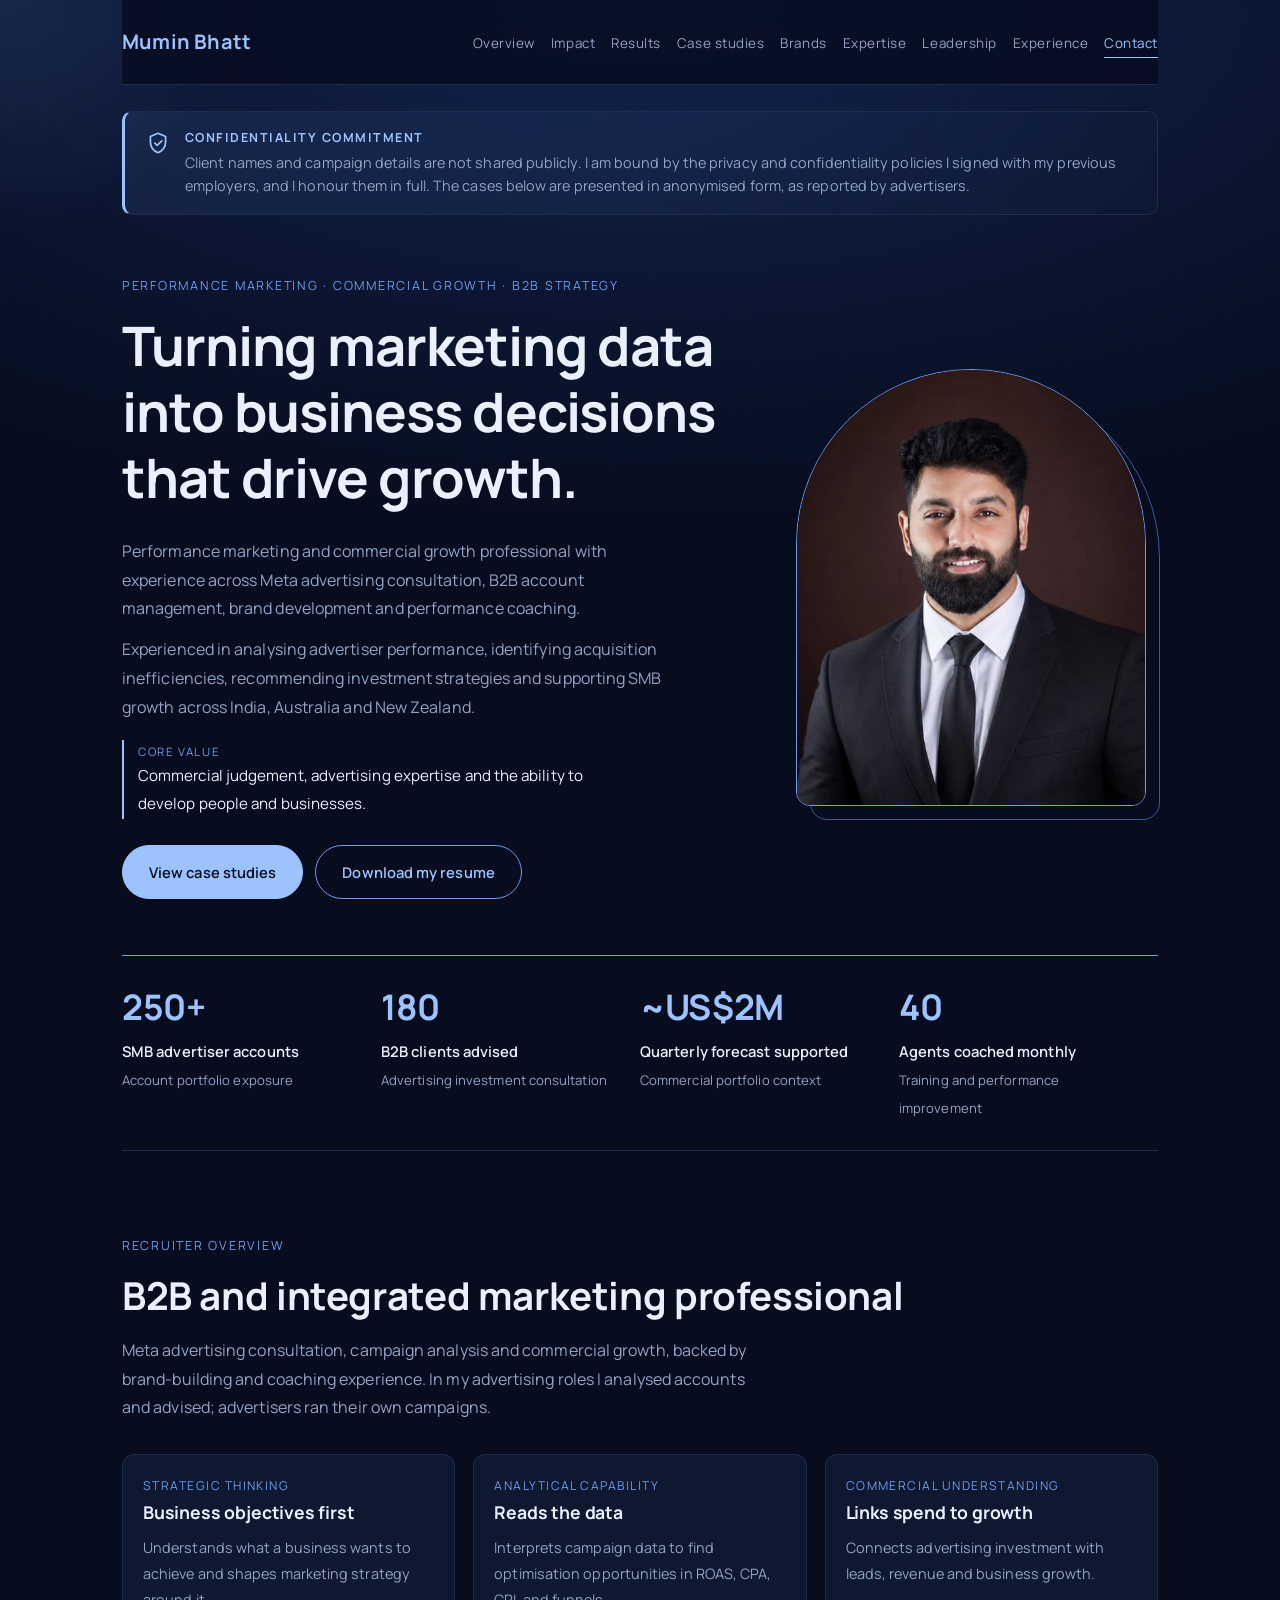
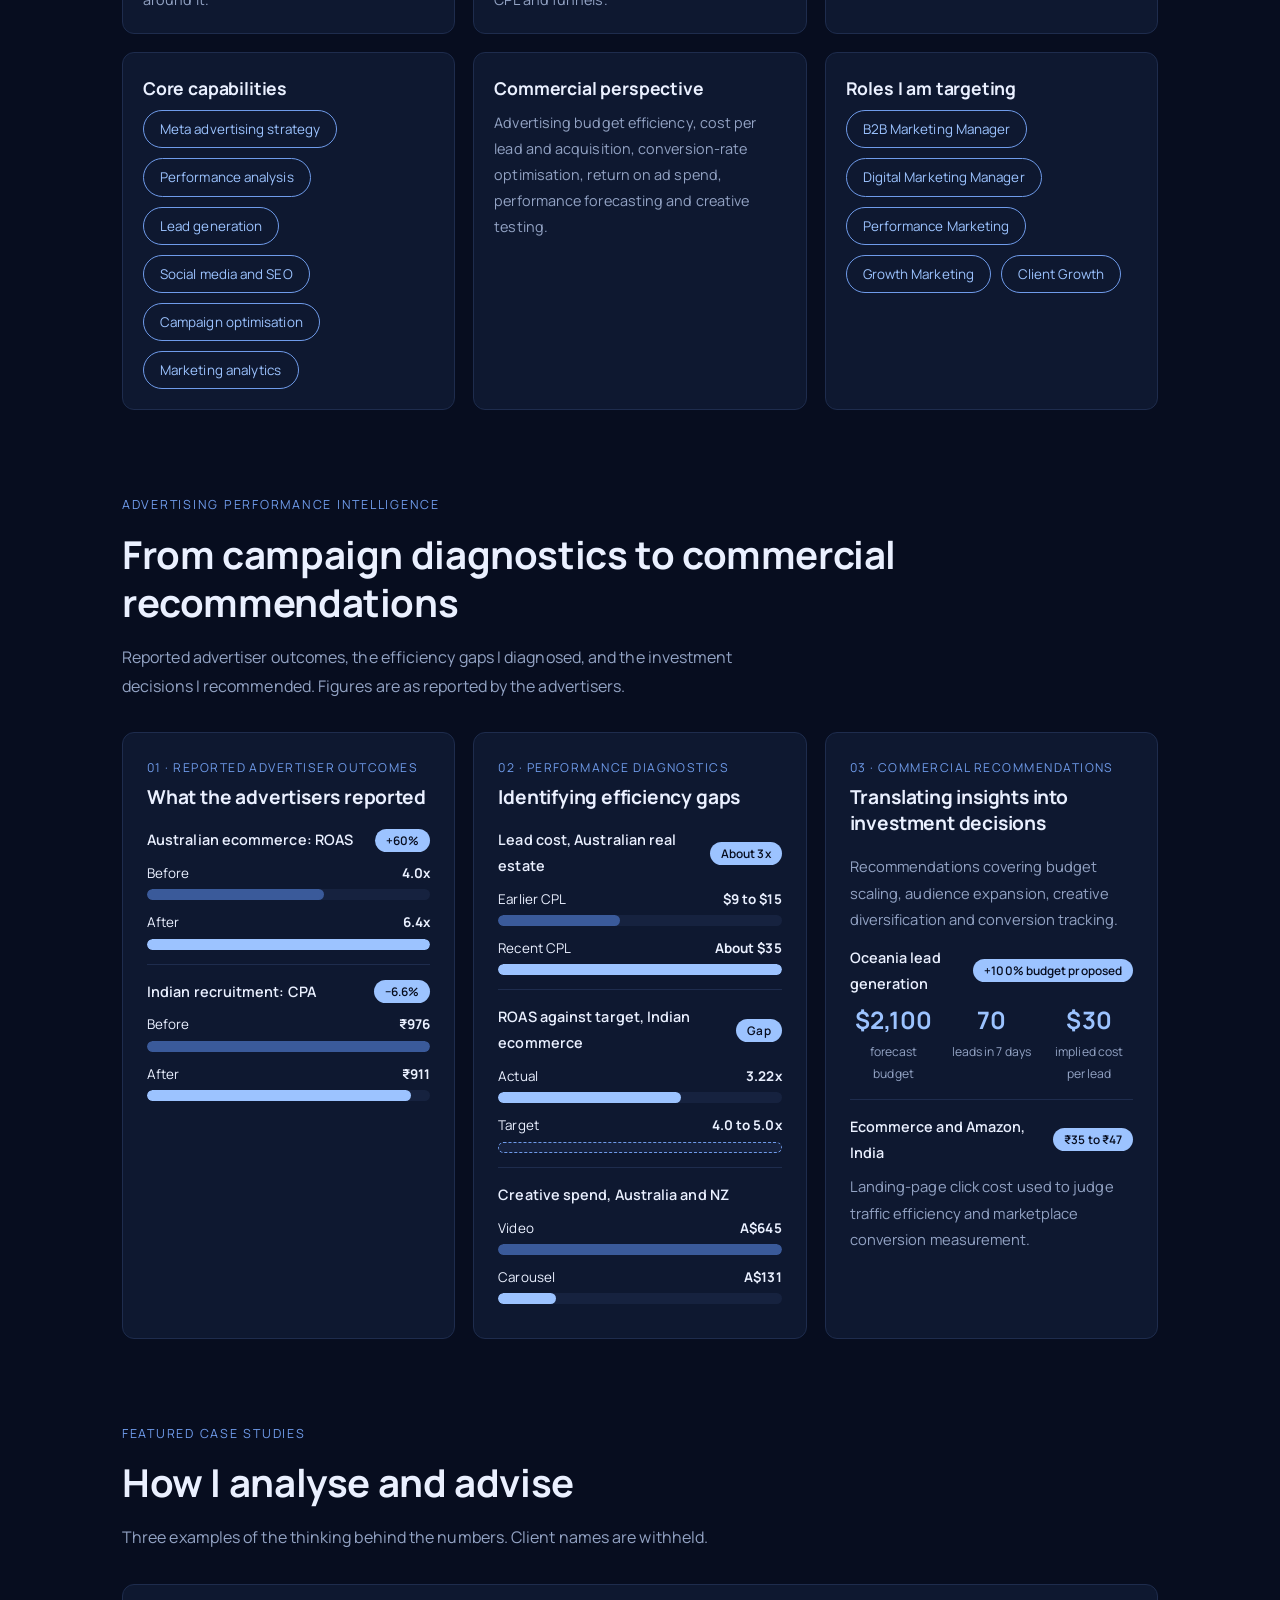
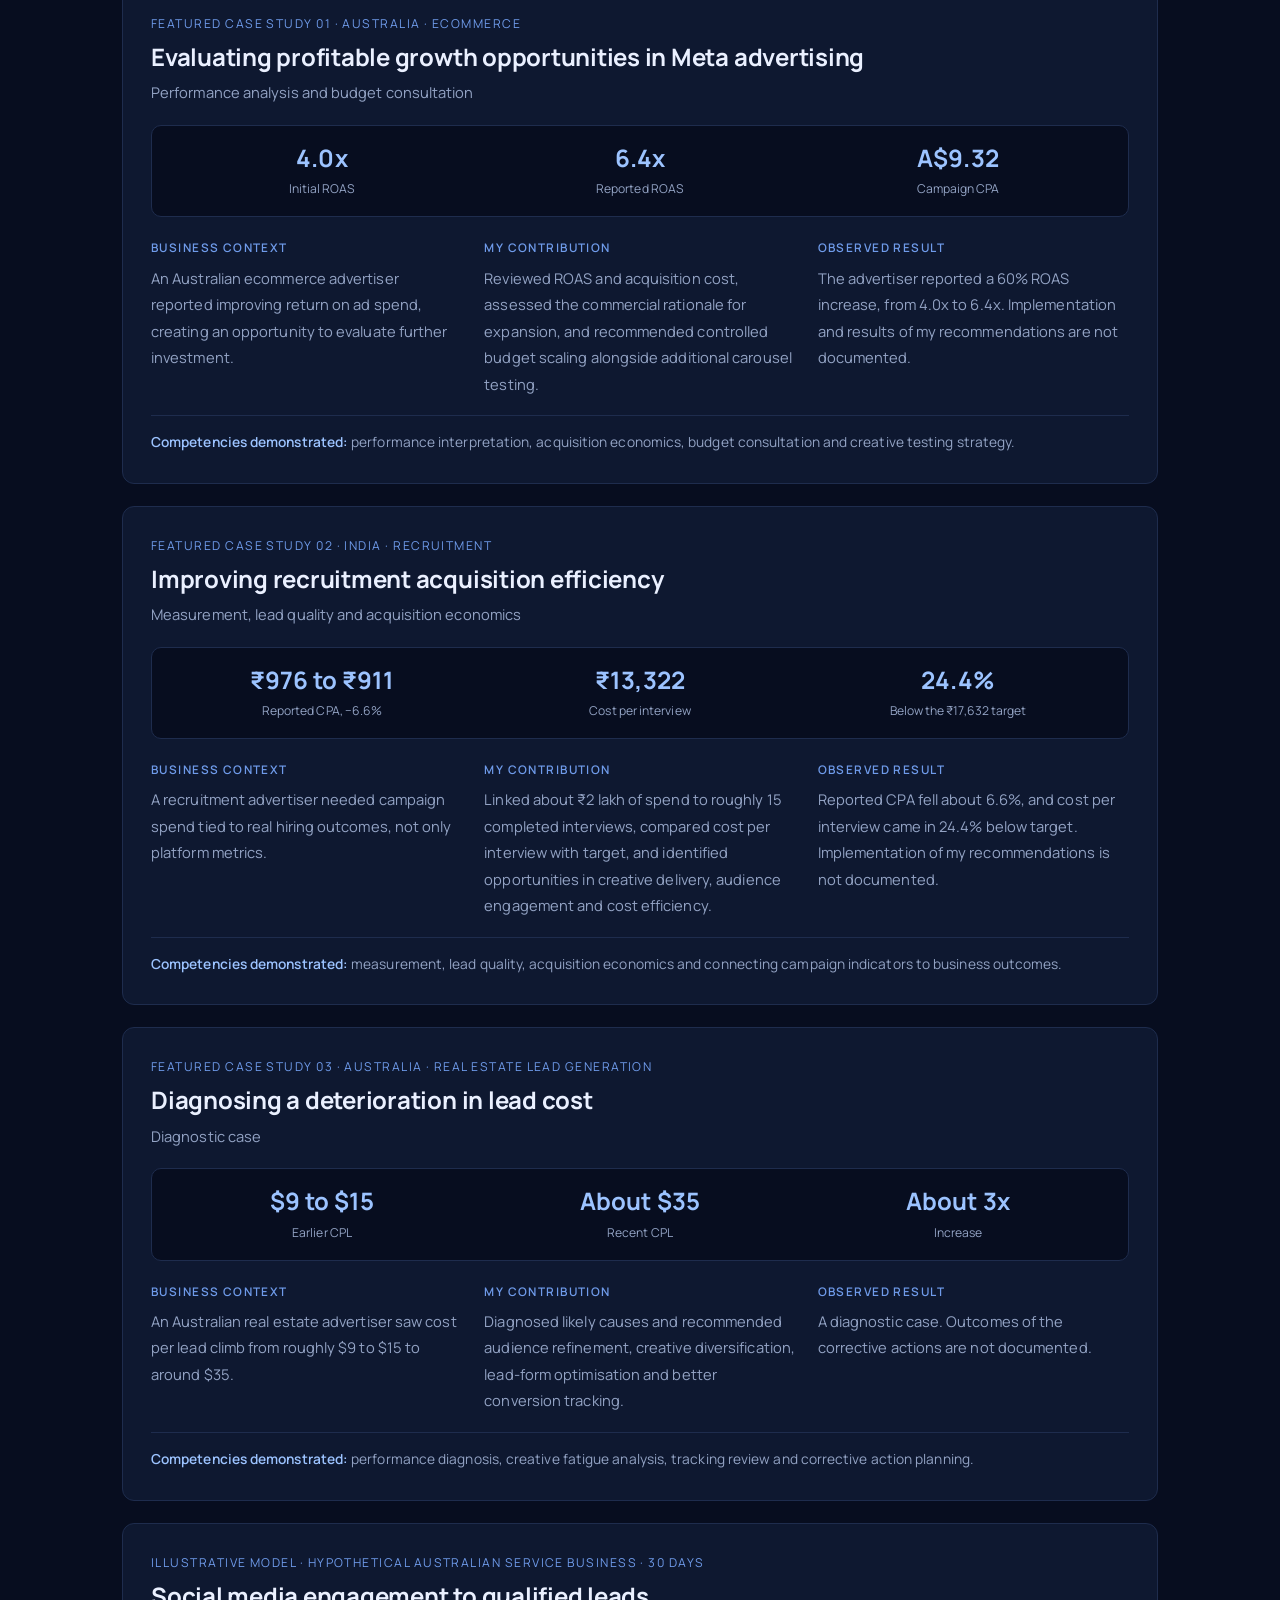
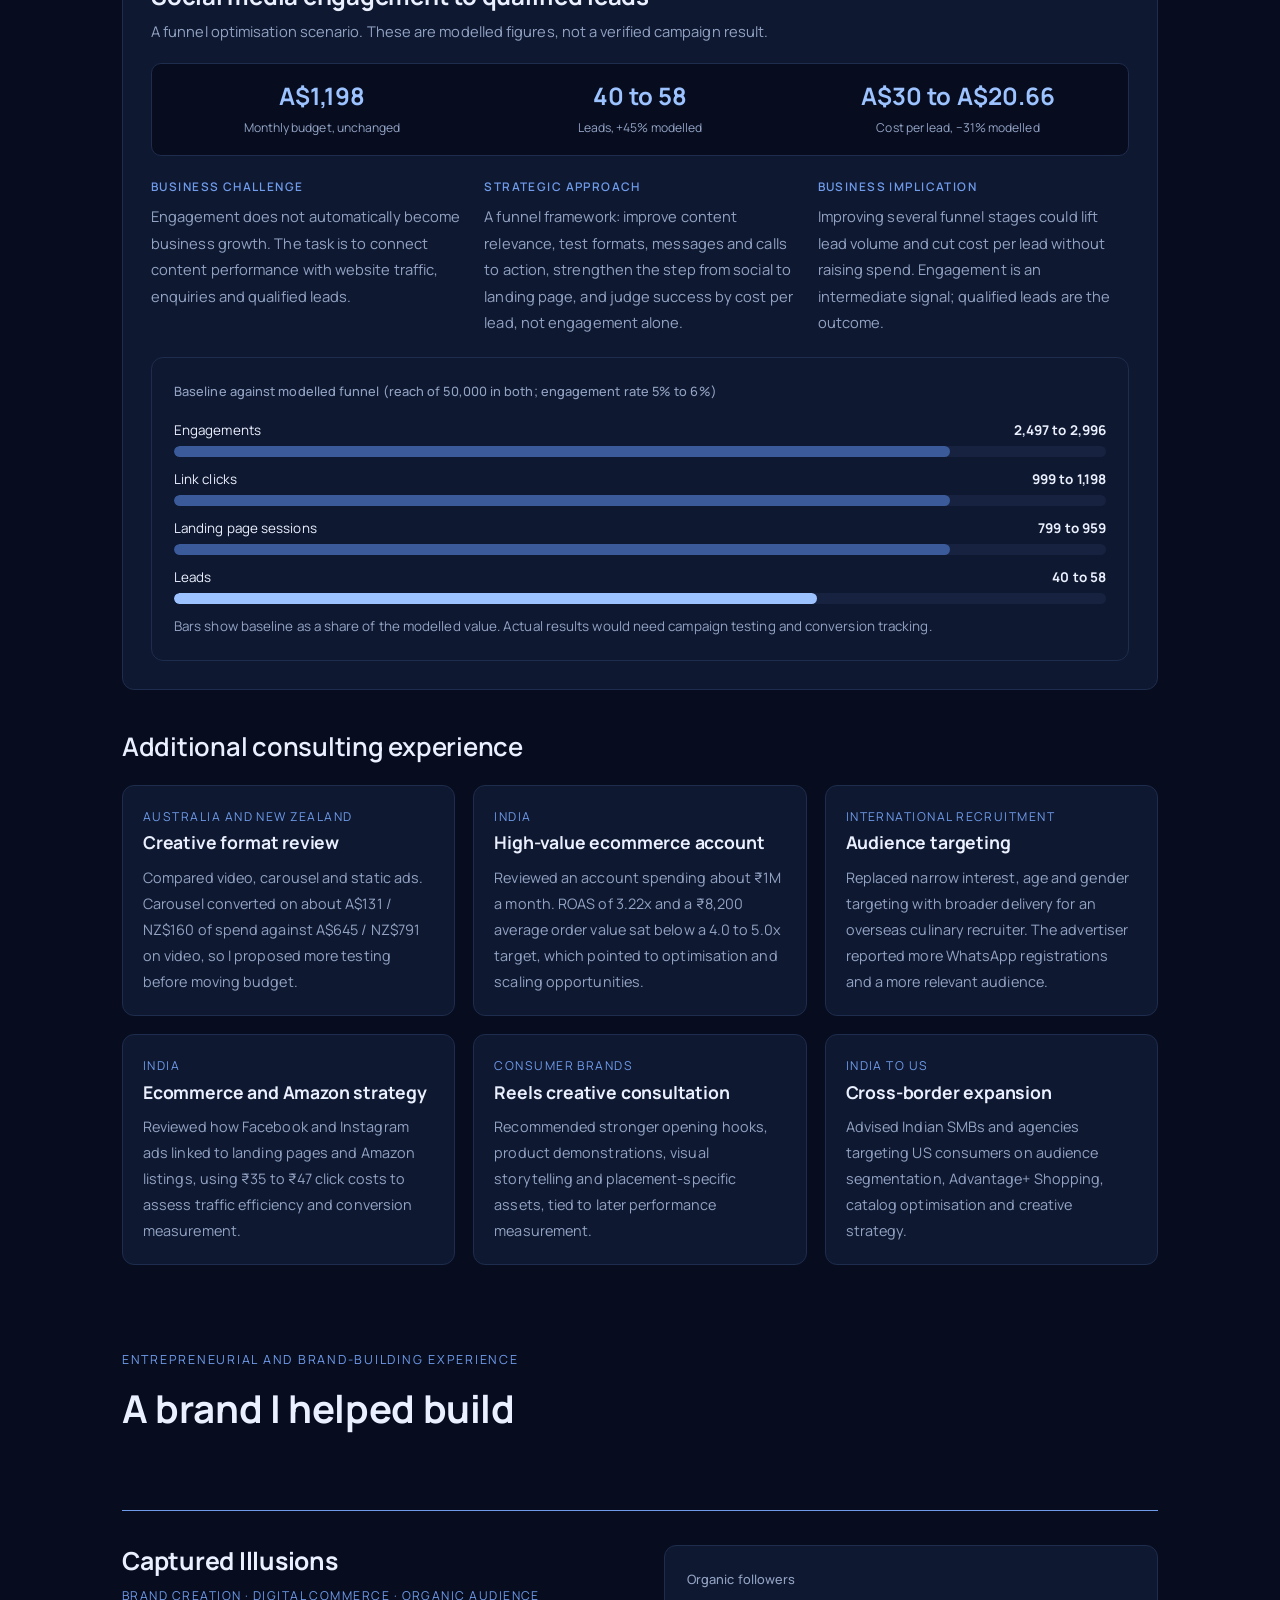
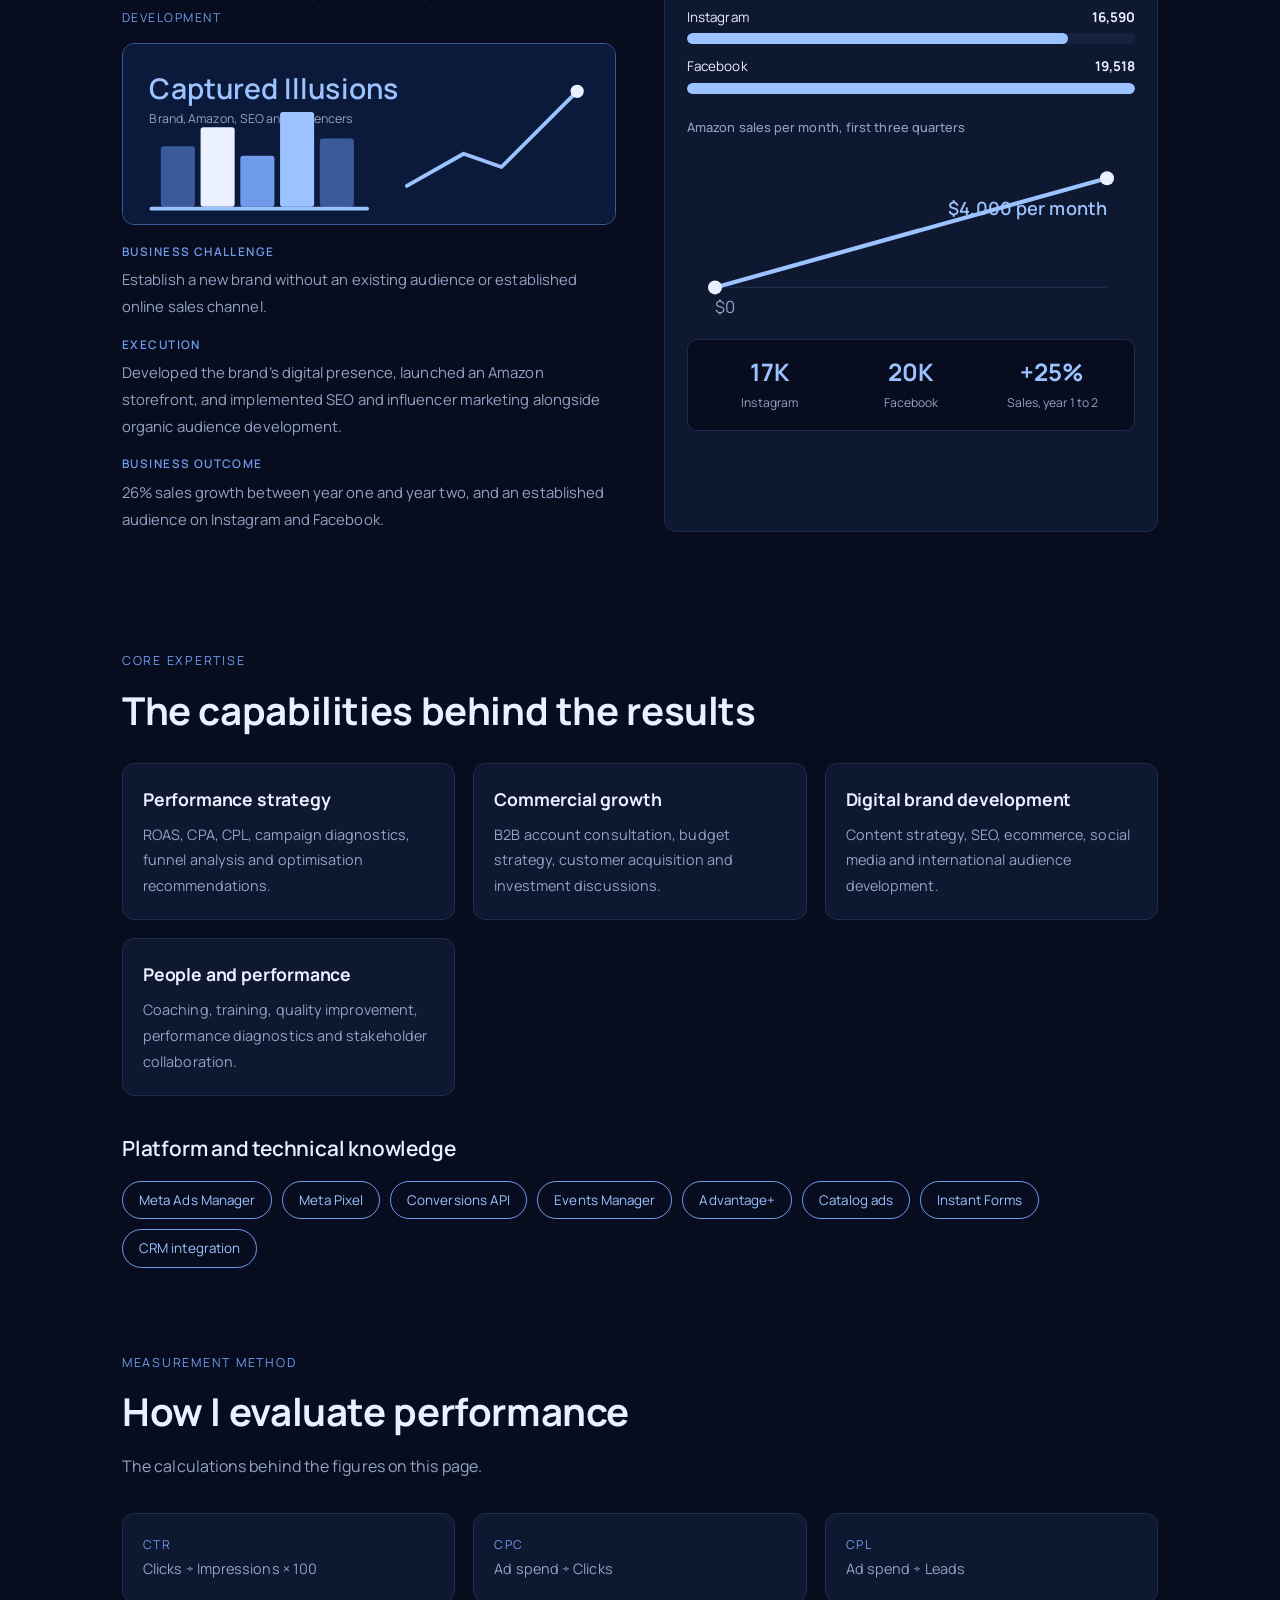
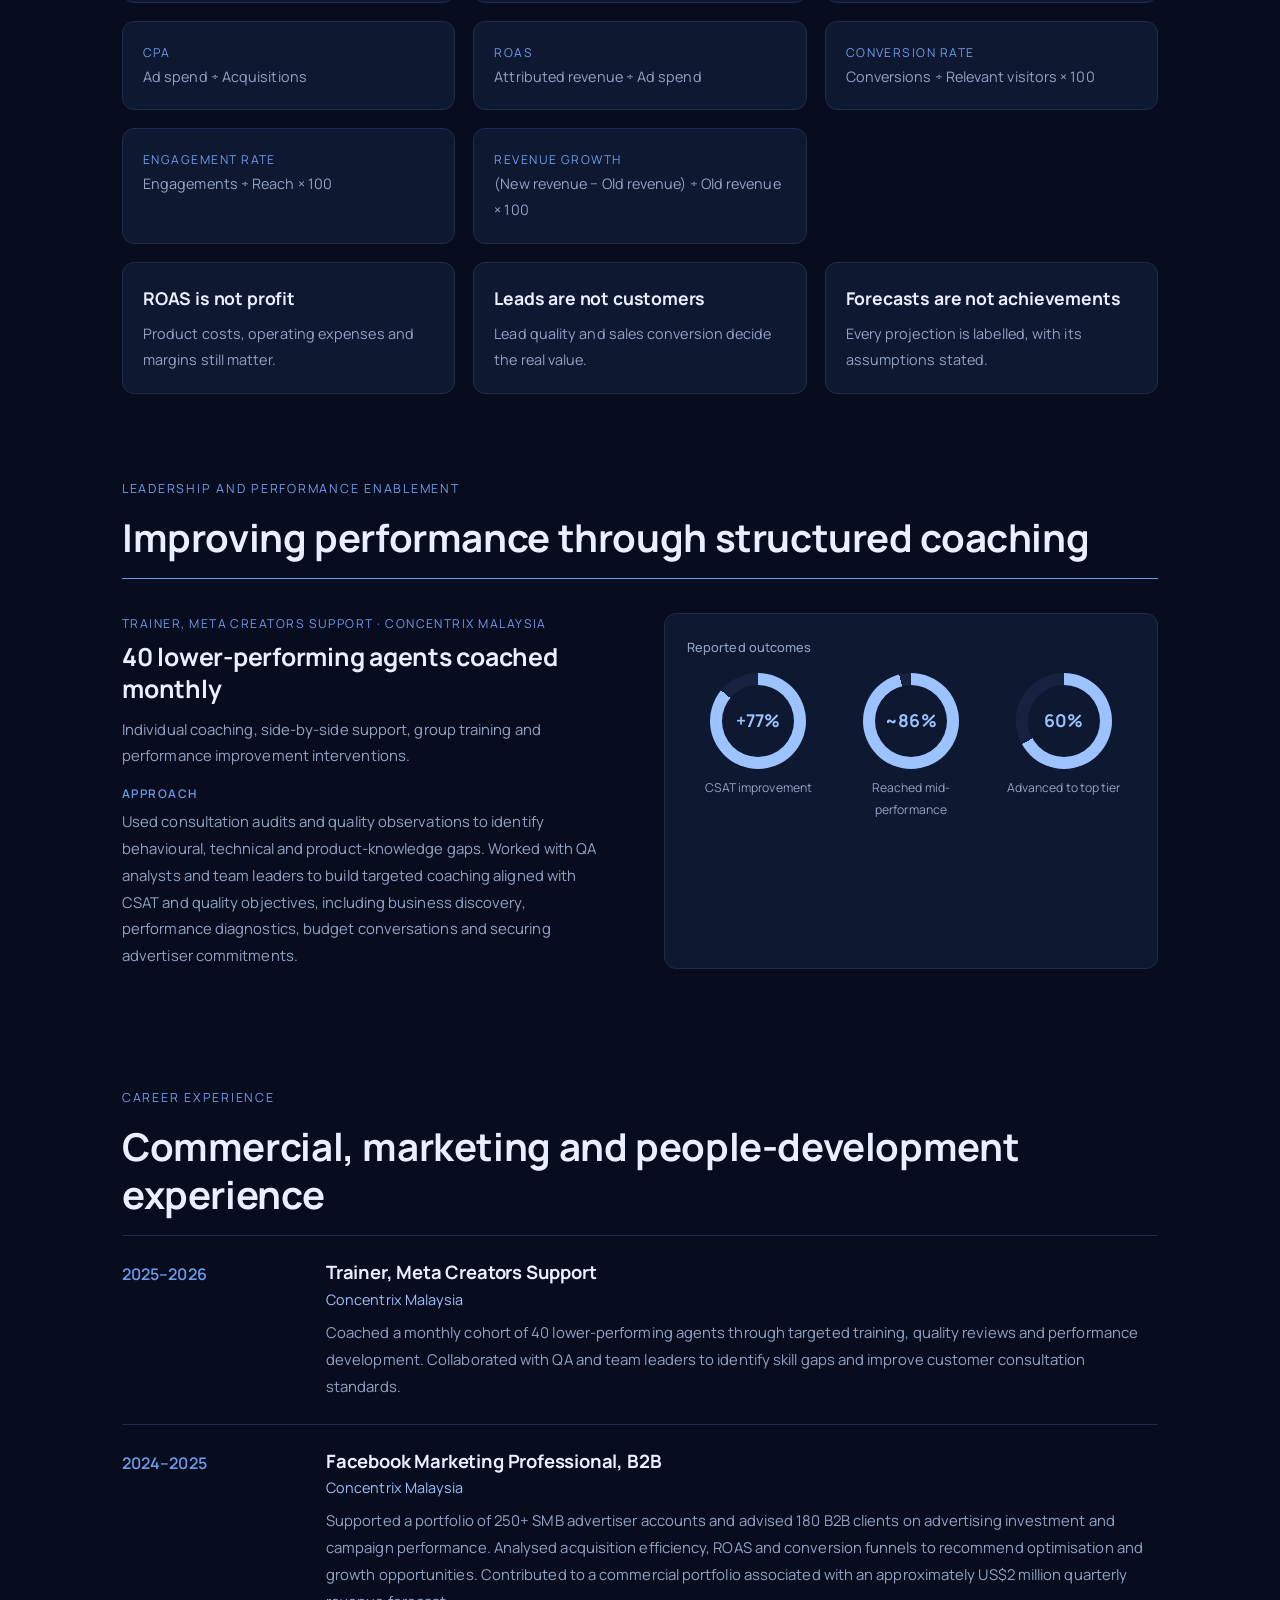
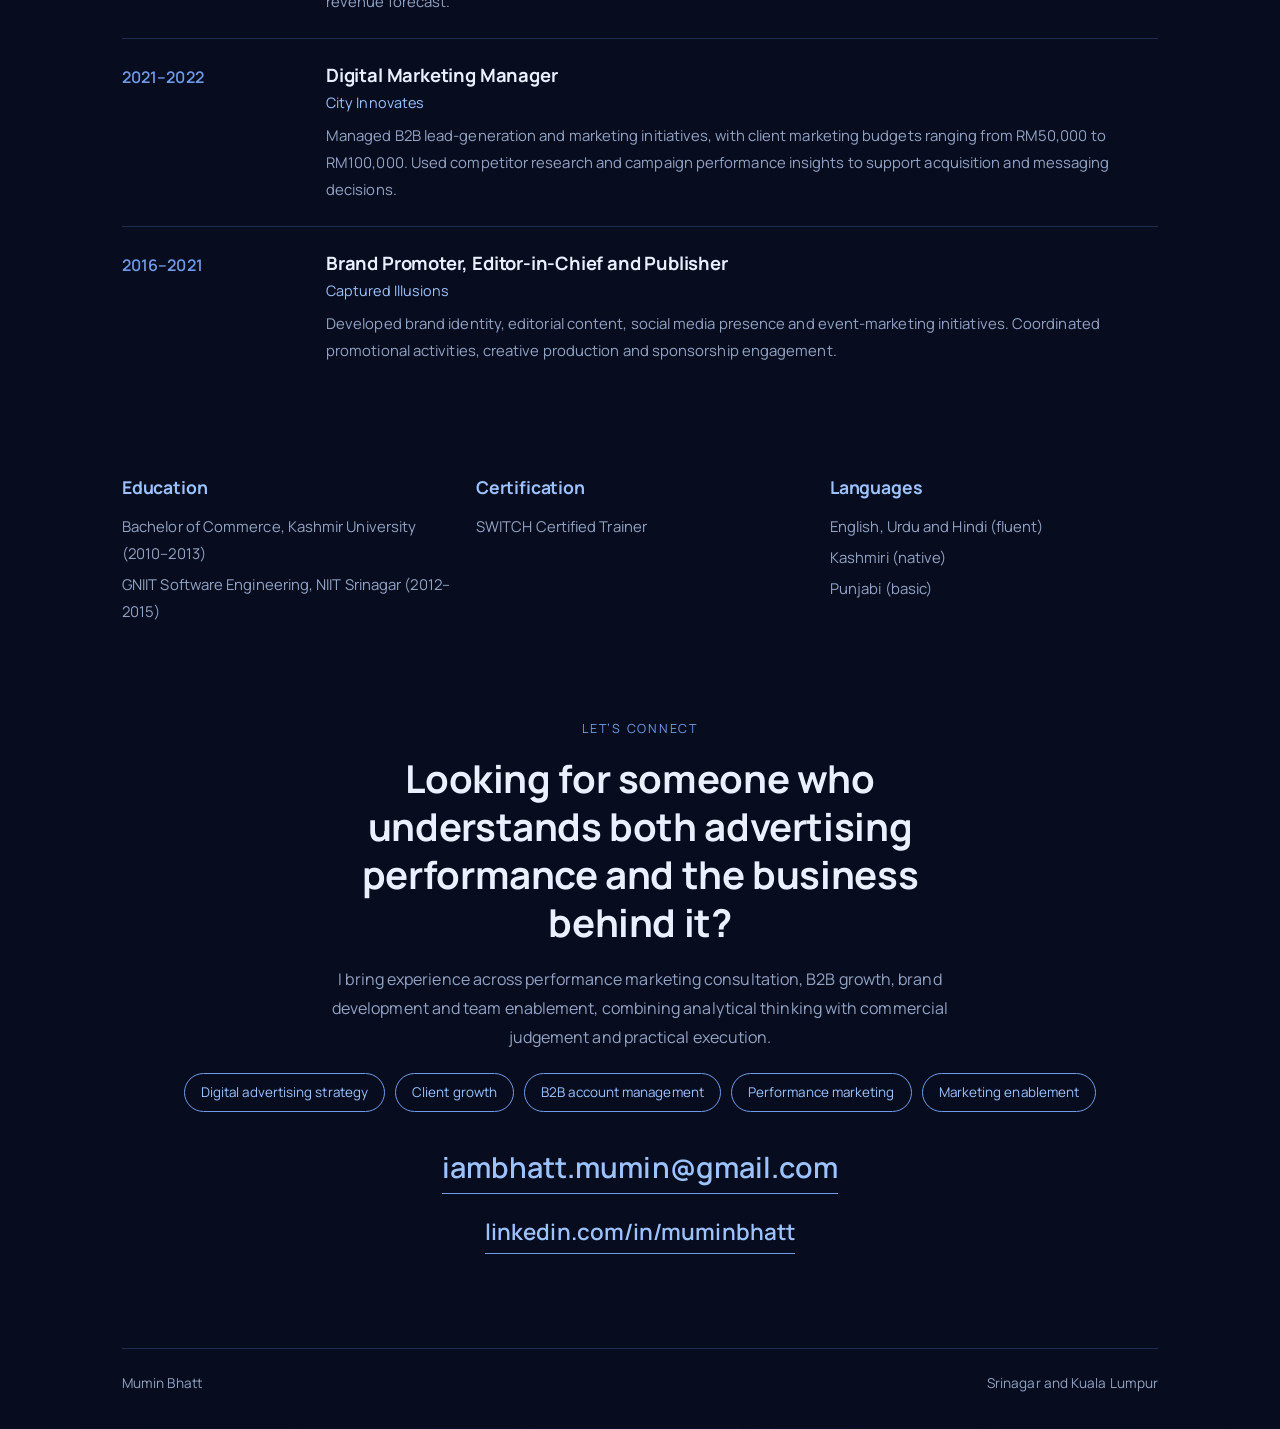
<file: index.html>
<!doctype html><html lang="en"><head><meta charset="utf-8"><meta name="viewport" content="width=device-width, initial-scale=1, viewport-fit=cover">
<meta name="description" content="Mumin Bhatt: performance marketing, commercial growth and B2B strategy portfolio.">
<title>Mumin Bhatt | Performance Marketing and Commercial Growth</title>
<link rel="preconnect" href="https://fonts.googleapis.com">
<link rel="preconnect" href="https://fonts.gstatic.com" crossorigin>
<link href="https://fonts.googleapis.com/css2?family=Manrope:wght@400;500;600;700&display=swap" rel="stylesheet">
<style>
:root{color-scheme:dark;--bg:#070D1F;--surface:#0E1830;--ink:#EAF0FF;--muted:#93A3C4;--line:#1E2C4D;--lake:#6F9BEA;--saffron:#9CC3FF;--dim:#3A5A9A;--track:#16223F;
box-sizing:border-box;padding-top:env(safe-area-inset-top,0px);padding-bottom:env(safe-area-inset-bottom,0px)}
html{scroll-padding-top:84px;scroll-behavior:smooth;background:var(--bg)}
*{box-sizing:border-box}
body{margin:0;color:var(--ink);font-family:Manrope,system-ui,-apple-system,"Segoe UI",Arial,sans-serif;line-height:1.8;letter-spacing:.005em;font-size:16px;background:radial-gradient(ellipse 90% 520px at 50% 0,#12234D 0,rgba(7,13,31,0) 100%),var(--bg)}
a{color:inherit}
:focus-visible{outline:3px solid var(--saffron);outline-offset:3px}
h1,h2,h3,.logo,.num{font-family:Manrope,system-ui,-apple-system,"Segoe UI",Arial,sans-serif;letter-spacing:-.01em}
svg text{font-family:Manrope,Arial,sans-serif}
.wrap{max-width:1080px;margin:0 auto;padding:0 22px}
header.top{display:flex;justify-content:space-between;align-items:center;padding:24px 0;flex-wrap:wrap;gap:10px;border-bottom:1px solid var(--line)}
.logo{font-weight:700;font-size:1.25rem;letter-spacing:.01em;text-decoration:none;color:var(--saffron)}
nav a{margin-left:16px;text-decoration:none;color:var(--muted);font-size:.84rem;letter-spacing:.04em}
nav a:hover{color:var(--saffron)}
.hero{display:grid;gap:40px;padding:60px 0 56px;align-items:center}
@media(min-width:840px){.hero{grid-template-columns:1.25fr .75fr}}
.kicker,.eyebrow{color:var(--lake);font-size:.78rem;letter-spacing:.14em;text-transform:uppercase;margin:0 0 14px}
.hero h1{font-size:clamp(2.1rem,5vw,3.4rem);font-weight:700;line-height:1.22;letter-spacing:-.02em;margin:0 0 26px}
.sub{color:var(--muted);max-width:56ch;margin:0 0 12px}
.core{border-left:2px solid var(--saffron);padding:2px 0 2px 14px;margin:18px 0 26px;color:var(--ink);max-width:56ch;font-size:.95rem}
.core span{display:block;color:var(--lake);font-size:.72rem;letter-spacing:.14em;text-transform:uppercase}
.btns{display:flex;gap:12px;flex-wrap:wrap}
.btn{display:inline-block;padding:13px 26px;border-radius:999px;font-weight:600;font-size:.92rem;text-decoration:none;border:1px solid var(--lake);color:var(--saffron)}
.btn.p{background:var(--saffron);border-color:var(--saffron);color:#070D1F}
.photo{position:relative;max-width:350px;margin:0 auto;width:100%}
.photo img{width:100%;height:auto;display:block;border-radius:175px 175px 14px 14px;border:1px solid var(--lake)}
.photo::after{content:"";position:absolute;inset:14px -14px -14px 14px;border:1px solid var(--dim);border-radius:185px 185px 18px 18px;z-index:-1}
.stats{display:grid;grid-template-columns:repeat(auto-fit,minmax(220px,1fr));border-top:1px solid var(--lake);border-bottom:1px solid var(--line)}
.stat{padding:28px 20px 28px 0}
.stat b{display:block;font-size:2.2rem;font-weight:700;color:var(--saffron);line-height:1.3;letter-spacing:-.01em;margin-bottom:8px}
.stat strong{display:block;font-size:.92rem;font-weight:600}
.stat span{color:var(--muted);font-size:.82rem}
section{padding:84px 0 0}
h2{font-size:clamp(1.7rem,4vw,2.4rem);font-weight:700;line-height:1.25;margin:0 0 16px}
.lede{color:var(--muted);max-width:64ch;margin:0 0 32px}
.grid{display:grid;gap:18px;grid-template-columns:repeat(auto-fit,minmax(300px,1fr))}
.card,.viz,.cs,.case{background:var(--surface);border:1px solid var(--line);border-radius:12px}
.card{padding:24px}
.card .n{color:var(--lake);font-size:.76rem;letter-spacing:.12em;text-transform:uppercase;margin:0 0 6px}
.card h3{font-size:1.2rem;font-weight:700;line-height:1.35;margin:0 0 16px}
.card p{color:var(--muted);font-size:.92rem;margin:0 0 12px}
.sec{border-top:1px solid var(--line);padding-top:14px;margin-top:14px}
.sec:first-of-type{border:0;padding:0;margin:0}
.sec h4{margin:0 0 8px;font-size:.9rem;font-weight:600;display:flex;align-items:center;justify-content:space-between;gap:8px}
.dl{color:#070D1F;background:var(--saffron);border-radius:999px;padding:1px 11px;font-size:.74rem;font-weight:600;white-space:nowrap}
.bar{margin:0 0 10px}
.bar .l{display:flex;justify-content:space-between;font-size:.84rem;margin-bottom:4px}
.bar .t{height:11px;background:var(--track);border-radius:6px;overflow:hidden}
.bar .f{height:100%;border-radius:6px}
.c0{background:var(--dim)}.c1{background:var(--saffron)}.c2{background:transparent;border:1px dashed var(--lake)}
.trio,.sb{display:grid;grid-template-columns:repeat(3,1fr);gap:10px;text-align:center}
.trio b,.sb b{display:block;font-size:1.5rem;font-weight:700;color:var(--saffron);line-height:1.35;margin-bottom:4px}
.trio span,.sb span{font-size:.76rem;color:var(--muted);display:block}
.cs{padding:28px;margin-bottom:22px}
.cs header{margin-bottom:18px}
.cs h3{font-size:1.5rem;font-weight:700;line-height:1.3;margin:6px 0 6px}
.cs .ps{color:var(--muted);font-size:.92rem}
.tag{color:var(--lake);font-size:.76rem;letter-spacing:.12em;text-transform:uppercase;display:block}
.sb{background:var(--bg);border:1px solid var(--line);border-radius:10px;padding:16px;margin-bottom:20px}
.cols{display:grid;gap:22px}
@media(min-width:840px){.cols{grid-template-columns:repeat(3,1fr)}}
.cols h4{margin:0 0 6px;color:var(--lake);font-size:.74rem;letter-spacing:.12em;text-transform:uppercase;font-weight:600}
.cols p{margin:0;color:var(--muted);font-size:.92rem}
.comp{margin:18px 0 0;padding-top:14px;border-top:1px solid var(--line);font-size:.86rem;color:var(--muted)}
.comp b{color:var(--saffron);font-weight:600}
.case{padding:20px}
.case h3{font-size:1.1rem;font-weight:700;line-height:1.35;margin:4px 0 10px}
.case p{margin:0;color:var(--muted);font-size:.9rem}
.proj{display:grid;gap:30px;padding:34px 0;border-top:1px solid var(--lake)}
@media(min-width:840px){.proj{grid-template-columns:1fr 1fr;gap:48px}}
.proj h3{font-size:1.55rem;font-weight:700;margin:0 0 8px;line-height:1.3}
.proj h4{margin:14px 0 4px;color:var(--lake);font-size:.74rem;letter-spacing:.12em;text-transform:uppercase;font-weight:600}
.proj p{margin:0;color:var(--muted);font-size:.93rem}
.ban{width:100%;height:auto;display:block;border-radius:12px;margin:0 0 16px;border:1px solid var(--dim)}
.viz{padding:22px}
.viz h5{margin:0 0 14px;font-size:.8rem;color:var(--muted);font-weight:500}
.viz svg{width:100%;height:auto;display:block}
.chips{display:flex;flex-wrap:wrap;gap:10px}
.chips span{border:1px solid var(--lake);color:var(--saffron);padding:6px 16px;border-radius:999px;font-size:.84rem}
.rings{display:grid;grid-template-columns:repeat(3,1fr);gap:10px;text-align:center}
.ring{width:96px;height:96px;border-radius:50%;margin:0 auto 8px;display:grid;place-items:center;--v:var(--t,0);background:conic-gradient(var(--saffron) 0 calc(var(--v)*1%),var(--track) 0)}
.ring i{width:72px;height:72px;border-radius:50%;background:var(--surface);display:grid;place-items:center;font-style:normal;font-weight:700;color:var(--saffron);font-size:1.1rem}
.rings span{font-size:.76rem;color:var(--muted);display:block}
.job{display:grid;gap:6px;padding:24px 0;border-top:1px solid var(--line)}
@media(min-width:840px){.job{grid-template-columns:170px 1fr;gap:34px}}
.job time{color:var(--lake);font-weight:600}
.job h3{margin:0 0 2px;font-size:1.15rem;font-weight:700;line-height:1.35}
.job .co{color:var(--saffron);font-size:.9rem;margin-bottom:6px}
.job p{margin:0;color:var(--muted);font-size:.93rem}
.two{display:grid;gap:26px}
@media(min-width:840px){.two{grid-template-columns:repeat(3,1fr)}}
.two h3{font-size:1.1rem;font-weight:700;margin:0 0 10px;color:var(--saffron)}
.two p{margin:0 0 4px;color:var(--muted);font-size:.93rem}
.contact{padding:90px 0 80px;text-align:center}
.contact h2{max-width:26ch;margin:0 auto 18px}
.contact .lede{margin:0 auto 22px}
.contact .chips{justify-content:center;margin-bottom:26px}
.contact a.big{display:inline-block;font-weight:600;font-size:clamp(1.2rem,4vw,1.8rem);color:var(--saffron);text-decoration:none;border-bottom:1px solid var(--lake);margin:4px 0 14px;word-break:break-word}
footer{border-top:1px solid var(--line);padding:22px 0 34px;color:var(--muted);font-size:.85rem;display:flex;justify-content:space-between;flex-wrap:wrap;gap:8px}
@media(prefers-reduced-motion:no-preference){.hero h1{animation:rise .8s ease-out both}@keyframes rise{from{opacity:0;transform:translateY(14px)}to{opacity:1;transform:none}}}

/* ---------- Motion and interaction ---------- */
@property --v{syntax:"<number>";inherits:false;initial-value:0}
header.top{position:sticky;top:env(safe-area-inset-top,0px);z-index:50;background:rgba(7,13,31,.82);-webkit-backdrop-filter:blur(12px);backdrop-filter:blur(12px);transition:box-shadow .3s}
header.top.stuck{box-shadow:0 10px 30px -18px rgba(0,0,0,.8)}
nav a{position:relative;padding:4px 0;transition:color .25s}
nav a::after{content:"";position:absolute;left:0;right:0;bottom:-2px;height:1px;background:var(--saffron);transform:scaleX(0);transform-origin:left;transition:transform .35s cubic-bezier(.2,.7,.2,1)}
nav a:hover::after,nav a.on::after{transform:scaleX(1)}
nav a.on{color:var(--saffron)}
#prog{position:fixed;top:0;left:0;height:3px;width:100%;z-index:60;background:linear-gradient(90deg,var(--lake),var(--saffron));transform:scaleX(0);transform-origin:left;pointer-events:none}
#glow{position:fixed;left:0;top:0;width:520px;height:520px;margin:-260px 0 0 -260px;border-radius:50%;pointer-events:none;z-index:0;background:radial-gradient(circle,rgba(111,155,234,.13),rgba(111,155,234,0) 65%);opacity:0;transition:opacity .4s;will-change:transform}
.wrap{position:relative;z-index:1}
.btn{position:relative;overflow:hidden;transition:transform .25s cubic-bezier(.2,.7,.2,1),box-shadow .25s,background .25s,color .25s,border-color .25s}
.btn:active{transform:scale(.97)!important}
.btn .rip{position:absolute;border-radius:50%;background:rgba(156,195,255,.45);transform:scale(0);animation:rip .65s ease-out forwards;pointer-events:none}
.btn.p .rip{background:rgba(7,13,31,.25)}
@keyframes rip{to{transform:scale(1);opacity:0}}
.card,.cs,.case,.viz{position:relative;transition:transform .35s cubic-bezier(.2,.7,.2,1),border-color .3s,box-shadow .35s}
.card::before,.cs::before,.case::before,.viz::before{content:"";position:absolute;inset:0;border-radius:inherit;pointer-events:none;opacity:0;transition:opacity .3s;background:radial-gradient(360px circle at var(--mx,50%) var(--my,50%),rgba(111,155,234,.14),rgba(111,155,234,0) 70%)}
.chips span{transition:background .25s,color .25s,transform .25s}
.job{transition:padding-left .3s cubic-bezier(.2,.7,.2,1),background .3s}
.job h3{transition:color .25s}
.contact a.big{transition:border-color .3s,letter-spacing .3s}
#top-btn{position:fixed;right:18px;bottom:18px;width:44px;height:44px;border-radius:50%;border:1px solid var(--lake);background:rgba(14,24,48,.9);color:var(--saffron);font-size:1.1rem;cursor:pointer;z-index:40;opacity:0;transform:translateY(12px);pointer-events:none;transition:opacity .3s,transform .3s,background .25s}
#top-btn.show{opacity:1;transform:none;pointer-events:auto}
@media(hover:hover){
  .btn:hover{transform:translateY(-2px);box-shadow:0 12px 26px -12px rgba(111,155,234,.7)}
  .btn.p:hover{background:#BBD6FF}
  .btn:not(.p):hover{background:rgba(111,155,234,.14);color:#fff}
  .card:hover,.cs:hover,.case:hover,.viz:hover{transform:translateY(-4px);border-color:var(--lake);box-shadow:0 18px 40px -22px rgba(111,155,234,.55)}
  .card:hover::before,.cs:hover::before,.case:hover::before,.viz:hover::before{opacity:1}
  .chips span:hover{background:var(--saffron);color:#070D1F;transform:translateY(-2px)}
  .job:hover{padding-left:12px;background:linear-gradient(90deg,rgba(111,155,234,.07),rgba(111,155,234,0))}
  .job:hover h3{color:var(--saffron)}
  .contact a.big:hover{border-color:var(--saffron);letter-spacing:.01em}
  #top-btn:hover{background:var(--saffron);color:#070D1F}
  #glow{opacity:1}
  .photo img{transition:transform .25s ease-out,box-shadow .35s}
  .photo:hover img{box-shadow:0 30px 60px -30px rgba(111,155,234,.6)}
}
@media(prefers-reduced-motion:no-preference){
  html.js .rv{opacity:0;transform:translateY(26px);transition:opacity .8s cubic-bezier(.2,.7,.2,1),transform .8s cubic-bezier(.2,.7,.2,1)}
  html.js .rv.in{opacity:1;transform:none}
  html.js .card.rv.in:hover,html.js .cs.rv.in:hover,html.js .case.rv.in:hover,html.js .viz.rv.in:hover{transform:translateY(-4px)}
  html.js .bar .f{transform:scaleX(0);transform-origin:left;transition:transform 1.2s cubic-bezier(.2,.7,.2,1) .25s}
  html.js .in .bar .f{transform:scaleX(1)}
  html.js .ring{--v:0;transition:--v 1.6s cubic-bezier(.2,.7,.2,1) .2s}
  html.js .in .ring{--v:var(--t)}
  .hero .kicker,.hero h1,.hero .sub,.hero .core,.hero .btns,.hero .photo{animation:rise .9s cubic-bezier(.2,.7,.2,1) both}
  .hero h1{animation-delay:.1s}.hero .sub{animation-delay:.2s}.hero .core{animation-delay:.3s}.hero .btns{animation-delay:.4s}.hero .photo{animation-delay:.25s}
  .photo::after{animation:float 7s ease-in-out infinite}
  @keyframes float{50%{transform:translate(-5px,5px)}}
}
@media(prefers-reduced-motion:reduce){#prog,#glow{display:none}}

@media(prefers-reduced-motion:no-preference){
  html.js .w{display:inline-block;opacity:0;transform:translateY(.55em);transition:opacity .7s cubic-bezier(.2,.7,.2,1),transform .7s cubic-bezier(.2,.7,.2,1);transition-delay:calc(var(--i)*65ms)}
  html.js .in .w,html.js .w.in{opacity:1;transform:none}
  .hero h1.sp{animation:none}
  .caret::after{content:"";display:inline-block;width:2px;height:.95em;background:var(--saffron);margin-left:3px;vertical-align:-.1em;animation:blink .9s steps(1) infinite}
  @keyframes blink{50%{opacity:0}}
}

.trust{display:flex;gap:14px;align-items:flex-start;margin:26px 0 0;padding:16px 20px;border:1px solid var(--line);border-left:3px solid var(--saffron);border-radius:10px;background:linear-gradient(90deg,rgba(111,155,234,.10),rgba(111,155,234,.02))}
.trust svg{flex:none;width:26px;height:26px;margin-top:2px}
.trust p{margin:0;font-size:.9rem;line-height:1.65;color:var(--muted)}
.trust b{color:var(--ink);display:block;font-size:.78rem;letter-spacing:.12em;text-transform:uppercase;color:var(--saffron);margin-bottom:2px}
@media(prefers-reduced-motion:no-preference){.trust{animation:rise .9s cubic-bezier(.2,.7,.2,1) .05s both}}
</style>
</head>
<body>
<div id="prog" aria-hidden="true"></div><div id="glow" aria-hidden="true"></div>
<div class="wrap">
<header class="top">
  <a class="logo" href="#top">Mumin Bhatt</a>
  <nav><a href="#overview">Overview</a><a href="#impact">Impact</a><a href="#results">Results</a><a href="#cases">Case studies</a><a href="#brands">Brands</a><a href="#expertise">Expertise</a><a href="#leadership">Leadership</a><a href="#experience">Experience</a><a href="#contact">Contact</a></nav>
</header>

<main id="top">
<div class="trust" role="note"><svg viewBox="0 0 24 24" fill="none" stroke="#9CC3FF" stroke-width="1.6" stroke-linecap="round" stroke-linejoin="round" aria-hidden="true"><path d="M12 3l7 3v5c0 4.5-3 8.2-7 10-4-1.8-7-5.5-7-10V6l7-3z"/><path d="M9 12l2.2 2.2L15.5 10"/></svg><p><b>Confidentiality commitment</b>Client names and campaign details are not shared publicly. I am bound by the privacy and confidentiality policies I signed with my previous employers, and I honour them in full. The cases below are presented in anonymised form, as reported by advertisers.</p></div>
<div class="hero">
  <div>
    <p class="kicker">Performance Marketing · Commercial Growth · B2B Strategy</p>
    <h1>Turning marketing data into business decisions that drive growth.</h1>
    <p class="sub">Performance marketing and commercial growth professional with experience across Meta advertising consultation, B2B account management, brand development and performance coaching.</p>
    <p class="sub">Experienced in analysing advertiser performance, identifying acquisition inefficiencies, recommending investment strategies and supporting SMB growth across India, Australia and New Zealand.</p>
    <div class="core"><span>Core value</span>Commercial judgement, advertising expertise and the ability to develop people and businesses.</div>
    <div class="btns">
      <a class="btn p" href="#cases">View case studies</a>
      <a class="btn" href="Mumin_Bhatt_Resume.pdf" download="Mumin_Bhatt_Resume.pdf">Download my resume</a>
    </div>
  </div>
  <div class="photo"><img src="[data-uri]" alt="Portrait of Mumin Bhatt in a black suit" width="520" height="650"></div>
</div>

<div class="stats" id="impact" aria-label="Professional impact at a glance">
  <div class="stat"><b>250+</b><strong>SMB advertiser accounts</strong><span>Account portfolio exposure</span></div>
  <div class="stat"><b>180</b><strong>B2B clients advised</strong><span>Advertising investment consultation</span></div>
  <div class="stat"><b>~US$2M</b><strong>Quarterly forecast supported</strong><span>Commercial portfolio context</span></div>
  <div class="stat"><b>40</b><strong>Agents coached monthly</strong><span>Training and performance improvement</span></div>
</div>

<section id="overview">
  <p class="eyebrow">Recruiter overview</p>
  <h2>B2B and integrated marketing professional</h2>
  <p class="lede">Meta advertising consultation, campaign analysis and commercial growth, backed by brand-building and coaching experience. In my advertising roles I analysed accounts and advised; advertisers ran their own campaigns.</p>
  <div class="grid">
    <div class="case"><span class="tag">Strategic thinking</span><h3>Business objectives first</h3><p>Understands what a business wants to achieve and shapes marketing strategy around it.</p></div>
    <div class="case"><span class="tag">Analytical capability</span><h3>Reads the data</h3><p>Interprets campaign data to find optimisation opportunities in ROAS, CPA, CPL and funnels.</p></div>
    <div class="case"><span class="tag">Commercial understanding</span><h3>Links spend to growth</h3><p>Connects advertising investment with leads, revenue and business growth.</p></div>
  </div>
  <div class="grid" style="margin-top:18px">
    <div class="case"><h3>Core capabilities</h3><div class="chips"><span>Meta advertising strategy</span><span>Performance analysis</span><span>Lead generation</span><span>Social media and SEO</span><span>Campaign optimisation</span><span>Marketing analytics</span></div></div>
    <div class="case"><h3>Commercial perspective</h3><p>Advertising budget efficiency, cost per lead and acquisition, conversion-rate optimisation, return on ad spend, performance forecasting and creative testing.</p></div>
    <div class="case"><h3>Roles I am targeting</h3><div class="chips"><span>B2B Marketing Manager</span><span>Digital Marketing Manager</span><span>Performance Marketing</span><span>Growth Marketing</span><span>Client Growth</span></div></div>
  </div>
</section>

<section id="results">
  <p class="eyebrow">Advertising performance intelligence</p>
  <h2>From campaign diagnostics to commercial recommendations</h2>
  <p class="lede">Reported advertiser outcomes, the efficiency gaps I diagnosed, and the investment decisions I recommended. Figures are as reported by the advertisers.</p>
  <div class="grid" id="res"></div>
</section>

<section id="cases">
  <p class="eyebrow">Featured case studies</p>
  <h2>How I analyse and advise</h2>
  <p class="lede">Three examples of the thinking behind the numbers. Client names are withheld.</p>
  <div id="feat"></div>
  <article class="cs">
    <header><span class="tag">Illustrative model · Hypothetical Australian service business · 30 days</span><h3>Social media engagement to qualified leads</h3><span class="ps">A funnel optimisation scenario. These are modelled figures, not a verified campaign result.</span></header>
    <div class="sb"><div><b>A$1,200</b><span>Monthly budget, unchanged</span></div><div><b>40 to 58</b><span>Leads, +45% modelled</span></div><div><b>A$30 to A$20.69</b><span>Cost per lead, −31% modelled</span></div></div>
    <div class="cols">
      <div><h4>Business challenge</h4><p>Engagement does not automatically become business growth. The task is to connect content performance with website traffic, enquiries and qualified leads.</p></div>
      <div><h4>Strategic approach</h4><p>A funnel framework: improve content relevance, test formats, messages and calls to action, strengthen the step from social to landing page, and judge success by cost per lead, not engagement alone.</p></div>
      <div><h4>Business implication</h4><p>Improving several funnel stages could lift lead volume and cut cost per lead without raising spend. Engagement is an intermediate signal; qualified leads are the outcome.</p></div>
    </div>
    <div class="viz" style="margin-top:22px">
      <h5>Baseline against modelled funnel (reach of 50,000 in both; engagement rate 5% to 6%)</h5>
      <div class="bar"><div class="l"><span>Engagements</span><b>2,500 to 3,000</b></div><div class="t"><div class="f c0" style="width:83.3%"></div></div></div>
      <div class="bar"><div class="l"><span>Link clicks</span><b>1,000 to 1,200</b></div><div class="t"><div class="f c0" style="width:83.3%"></div></div></div>
      <div class="bar"><div class="l"><span>Landing page sessions</span><b>800 to 960</b></div><div class="t"><div class="f c0" style="width:83.3%"></div></div></div>
      <div class="bar"><div class="l"><span>Leads</span><b>40 to 58</b></div><div class="t"><div class="f c1" style="width:69%"></div></div></div>
      <p style="margin:10px 0 0;color:var(--muted);font-size:.84rem">Bars show baseline as a share of the modelled value. Actual results would need campaign testing and conversion tracking.</p>
    </div>
  </article>
  <h3 style="font-size:1.6rem;font-weight:600;margin:34px 0 14px">Additional consulting experience</h3>
  <div class="grid" id="more"></div>
</section>

<section id="brands">
  <p class="eyebrow">Entrepreneurial and brand-building experience</p>
  <h2>A brand I helped build</h2>
  <p class="lede">Direct brand-building work, beyond account reviews.</p>

  <article class="proj">
    <div>
      <h3>Captured Illusions</h3>
      <span class="tag">Brand creation · Digital commerce · Organic audience development</span>
      <svg class="ban" style="margin-top:14px" viewBox="0 0 520 190" role="img" aria-label="Illustration of books and a rising arrow"><rect width="520" height="190" rx="12" fill="#0B1A3A"/><text x="28" y="58" font-size="30" font-weight="600" fill="#9CC3FF" font-family="Cormorant Garamond,Georgia,serif">Captured Illusions</text><text x="28" y="84" font-size="13" fill="#93A3C4" font-family="Inter,Arial,sans-serif">Brand, Amazon, SEO and influencers</text><g><rect x="40" y="108" width="36" height="64" rx="3" fill="#3A5A9A"/><rect x="82" y="88" width="36" height="84" rx="3" fill="#EAF0FF"/><rect x="124" y="118" width="36" height="54" rx="3" fill="#6F9BEA"/><rect x="166" y="72" width="36" height="100" rx="3" fill="#9CC3FF"/><rect x="208" y="100" width="36" height="72" rx="3" fill="#3A5A9A"/></g><rect x="28" y="172" width="232" height="4" rx="2" fill="#9CC3FF"/><path d="M300 150 L360 116 L400 130 L480 50" fill="none" stroke="#9CC3FF" stroke-width="4" stroke-linecap="round" stroke-linejoin="round"/><circle cx="480" cy="50" r="7" fill="#EAF0FF"/></svg>
      <h4>Business challenge</h4><p>Establish a new brand without an existing audience or established online sales channel.</p>
      <h4>Execution</h4><p>Developed the brand’s digital presence, launched an Amazon storefront, and implemented SEO and influencer marketing alongside organic audience development.</p>
      <h4>Business outcome</h4><p>26% sales growth between year one and year two, and an established audience on Instagram and Facebook.</p>
    </div>
    <div class="viz">
      <h5>Organic followers</h5>
      <div class="bar"><div class="l"><span>Instagram</span><b>17,000</b></div><div class="t"><div class="f c1" style="width:85%"></div></div></div>
      <div class="bar"><div class="l"><span>Facebook</span><b>20,000</b></div><div class="t"><div class="f c1" style="width:100%"></div></div></div>
      <h5 style="margin-top:22px">Amazon sales per month, first three quarters</h5>
      <svg viewBox="0 0 320 120" role="img" aria-label="Line rising from zero to 4,000 dollars per month"><line x1="20" y1="96" x2="300" y2="96" stroke="#1E2C4D"/><path d="M20 96 L300 18" stroke="#9CC3FF" stroke-width="3" fill="none" stroke-linecap="round"/><circle cx="20" cy="96" r="5" fill="#EAF0FF"/><circle cx="300" cy="18" r="5" fill="#EAF0FF"/><text x="20" y="114" font-size="12" fill="#93A3C4" font-family="Inter,Arial,sans-serif">$0</text><text x="300" y="44" font-size="13" font-weight="600" text-anchor="end" fill="#9CC3FF" font-family="Inter,Arial,sans-serif">$4,000 per month</text></svg>
      <div class="sb" style="margin:18px 0 0;grid-template-columns:repeat(3,1fr)"><div><b>17K</b><span>Instagram</span></div><div><b>20K</b><span>Facebook</span></div><div><b>+26%</b><span>Sales, year 1 to 2</span></div></div>
    </div>
  </article>
</section>

<section id="expertise">
  <p class="eyebrow">Core expertise</p>
  <h2>The capabilities behind the results</h2>
  <div class="grid" style="margin-top:28px">
    <div class="case"><h3>Performance strategy</h3><p>ROAS, CPA, CPL, campaign diagnostics, funnel analysis and optimisation recommendations.</p></div>
    <div class="case"><h3>Commercial growth</h3><p>B2B account consultation, budget strategy, customer acquisition and investment discussions.</p></div>
    <div class="case"><h3>Digital brand development</h3><p>Content strategy, SEO, ecommerce, social media and international audience development.</p></div>
    <div class="case"><h3>People and performance</h3><p>Coaching, training, quality improvement, performance diagnostics and stakeholder collaboration.</p></div>
  </div>
  <h3 style="font-size:1.3rem;font-weight:600;margin:34px 0 14px">Platform and technical knowledge</h3>
  <div class="chips"><span>Meta Ads Manager</span><span>Meta Pixel</span><span>Conversions API</span><span>Events Manager</span><span>Advantage+</span><span>Catalog ads</span><span>Instant Forms</span><span>CRM integration</span></div>
</section>

<section id="method">
  <p class="eyebrow">Measurement method</p>
  <h2>How I evaluate performance</h2>
  <p class="lede">The calculations behind the figures on this page.</p>
  <div class="grid"><div class="case"><span class="tag">CTR</span><p>Clicks ÷ Impressions × 100</p></div><div class="case"><span class="tag">CPC</span><p>Ad spend ÷ Clicks</p></div><div class="case"><span class="tag">CPL</span><p>Ad spend ÷ Leads</p></div><div class="case"><span class="tag">CPA</span><p>Ad spend ÷ Acquisitions</p></div><div class="case"><span class="tag">ROAS</span><p>Attributed revenue ÷ Ad spend</p></div><div class="case"><span class="tag">Conversion rate</span><p>Conversions ÷ Relevant visitors × 100</p></div><div class="case"><span class="tag">Engagement rate</span><p>Engagements ÷ Reach × 100</p></div><div class="case"><span class="tag">Revenue growth</span><p>(New revenue − Old revenue) ÷ Old revenue × 100</p></div></div>
  <div class="grid" style="margin-top:18px">
    <div class="case"><h3>ROAS is not profit</h3><p>Product costs, operating expenses and margins still matter.</p></div>
    <div class="case"><h3>Leads are not customers</h3><p>Lead quality and sales conversion decide the real value.</p></div>
    <div class="case"><h3>Forecasts are not achievements</h3><p>Every projection is labelled, with its assumptions stated.</p></div>
  </div>
</section>

<section id="leadership">
  <p class="eyebrow">Leadership and performance enablement</p>
  <h2>Improving performance through structured coaching</h2>
  <article class="proj">
    <div>
      <span class="tag">Trainer, Meta Creators Support · Concentrix Malaysia</span>
      <h3 style="margin-top:6px">40 lower-performing agents coached monthly</h3>
      <p style="margin-top:10px">Individual coaching, side-by-side support, group training and performance improvement interventions.</p>
      <h4>Approach</h4>
      <p>Used consultation audits and quality observations to identify behavioural, technical and product-knowledge gaps. Worked with QA analysts and team leaders to build targeted coaching aligned with CSAT and quality objectives, including business discovery, performance diagnostics, budget conversations and securing advertiser commitments.</p>
    </div>
    <div class="viz">
      <h5>Reported outcomes</h5>
      <div class="rings">
        <div><div class="ring" style="--t:86"><i>+86%</i></div><span>CSAT improvement</span></div>
        <div><div class="ring" style="--t:96"><i>~96%</i></div><span>Reached mid-performance</span></div>
        <div><div class="ring" style="--t:67"><i>67%</i></div><span>Advanced to top tier</span></div>
      </div>
    </div>
  </article>
</section>

<section id="experience">
  <p class="eyebrow">Career experience</p>
  <h2>Commercial, marketing and people-development experience</h2>
  <div class="job"><time>2025–2026</time><div><h3>Trainer, Meta Creators Support</h3><div class="co">Concentrix Malaysia</div><p>Coached a monthly cohort of 40 lower-performing agents through targeted training, quality reviews and performance development. Collaborated with QA and team leaders to identify skill gaps and improve customer consultation standards.</p></div></div>
  <div class="job"><time>2024–2025</time><div><h3>Facebook Marketing Professional, B2B</h3><div class="co">Concentrix Malaysia</div><p>Supported a portfolio of 250+ SMB advertiser accounts and advised 180 B2B clients on advertising investment and campaign performance. Analysed acquisition efficiency, ROAS and conversion funnels to recommend optimisation and growth opportunities. Contributed to a commercial portfolio associated with an approximately US$2 million quarterly revenue forecast.</p></div></div>
  <div class="job"><time>2021–2022</time><div><h3>Digital Marketing Manager</h3><div class="co">City Innovates</div><p>Managed B2B lead-generation and marketing initiatives, with client marketing budgets ranging from RM50,000 to RM100,000. Used competitor research and campaign performance insights to support acquisition and messaging decisions.</p></div></div>
  <div class="job"><time>2016–2021</time><div><h3>Brand Promoter, Editor-in-Chief and Publisher</h3><div class="co">Captured Illusions</div><p>Developed brand identity, editorial content, social media presence and event-marketing initiatives. Coordinated promotional activities, creative production and sponsorship engagement.</p></div></div>
</section>

<section>
  <div class="two">
    <div><h3>Education</h3><p>Bachelor of Commerce, Kashmir University (2010–2013)</p><p>GNIIT Software Engineering, NIIT Srinagar (2012–2015)</p></div>
    <div><h3>Certification</h3><p>SWITCH Certified Trainer</p></div>
    <div><h3>Languages</h3><p>English, Urdu and Hindi (fluent)</p><p>Kashmiri (native)</p><p>Punjabi (basic)</p></div>
  </div>
</section>

<section class="contact" id="contact">
  <p class="eyebrow">Let’s connect</p>
  <h2>Looking for someone who understands both advertising performance and the business behind it?</h2>
  <p class="lede">I bring experience across performance marketing consultation, B2B growth, brand development and team enablement, combining analytical thinking with commercial judgement and practical execution.</p>
  <div class="chips"><span>Digital advertising strategy</span><span>Client growth</span><span>B2B account management</span><span>Performance marketing</span><span>Marketing enablement</span></div>
  <a class="big" href="mailto:iambhatt.mumin@gmail.com">iambhatt.mumin@gmail.com</a><br>
  <a class="big" style="font-size:1.4rem" href="https://www.linkedin.com/in/muminbhatt" rel="noopener">linkedin.com/in/muminbhatt</a>
</section>
</main>
<footer><span>Mumin Bhatt</span><span>Srinagar and Kuala Lumpur</span></footer>
</div>

<script>
function bars(b){var m=Math.max.apply(null,b.map(function(x){return x[2]}));return b.map(function(x){return '<div class="bar"><div class="l"><span>'+x[0]+'</span><b>'+x[1]+'</b></div><div class="t"><div class="f c'+x[3]+'" style="width:'+Math.max(x[2]/m*100,4)+'%"></div></div></div>'}).join('')}
function sec(t,d,b){return '<div class="sec"><h4><span>'+t+'</span>'+(d?'<span class="dl">'+d+'</span>':'')+'</h4>'+b+'</div>'}
document.getElementById('res').innerHTML=[
'<div class="card"><p class="n">01 · Reported advertiser outcomes</p><h3>What the advertisers reported</h3>'+
sec('Australian ecommerce: ROAS','+60%',bars([["Before","4.0x",4,0],["After","6.4x",6.4,1]]))+
sec('Indian recruitment: CPA','−6.6%',bars([["Before","₹976",976,0],["After","₹911",911,1]]))+'</div>',
'<div class="card"><p class="n">02 · Performance diagnostics</p><h3>Identifying efficiency gaps</h3>'+
sec('Lead cost, Australian real estate','About 3x',bars([["Earlier CPL","$9 to $15",15,0],["Recent CPL","About $35",35,1]]))+
sec('ROAS against target, Indian ecommerce','Gap',bars([["Actual","3.22x",3.22,1],["Target","4.0 to 5.0x",5,2]]))+
sec('Creative spend, Australia and NZ','',bars([["Video","A$645",645,0],["Carousel","A$131",131,1]]))+'</div>',
'<div class="card"><p class="n">03 · Commercial recommendations</p><h3>Translating insights into investment decisions</h3><p>Recommendations covering budget scaling, audience expansion, creative diversification and conversion tracking.</p>'+
sec('Oceania lead generation','+100% budget proposed','<div class="trio"><div><b>$2,100</b><span>forecast budget</span></div><div><b>70</b><span>leads in 7 days</span></div><div><b>$30</b><span>implied cost per lead</span></div></div>')+
sec('Ecommerce and Amazon, India','₹35 to ₹47','<p style="margin:0">Landing-page click cost used to judge traffic efficiency and marketplace conversion measurement.</p>')+'</div>'
].join('');
function stats(a){return '<div class="sb">'+a.map(function(x){return '<div><b>'+x[0]+'</b><span>'+x[1]+'</span></div>'}).join('')+'</div>'}
var feat=[
["Australia · Ecommerce","Evaluating profitable growth opportunities in Meta advertising","Performance analysis and budget consultation",[["4.0x","Initial ROAS"],["6.4x","Reported ROAS"],["A$9.32","Campaign CPA"]],
"An Australian ecommerce advertiser reported improving return on ad spend, creating an opportunity to evaluate further investment.",
"Reviewed ROAS and acquisition cost, assessed the commercial rationale for expansion, and recommended controlled budget scaling alongside additional carousel testing.",
"The advertiser reported a 60% ROAS increase, from 4.0x to 6.4x. Implementation and results of my recommendations are not documented.",
"performance interpretation, acquisition economics, budget consultation and creative testing strategy."],
["India · Recruitment","Improving recruitment acquisition efficiency","Measurement, lead quality and acquisition economics",[["₹976 to ₹911","Reported CPA, −6.6%"],["₹13,322","Cost per interview"],["24.4%","Below the ₹17,632 target"]],
"A recruitment advertiser needed campaign spend tied to real hiring outcomes, not only platform metrics.",
"Linked about ₹2 lakh of spend to roughly 15 completed interviews, compared cost per interview with target, and identified opportunities in creative delivery, audience engagement and cost efficiency.",
"Reported CPA fell about 6.6%, and cost per interview came in 24.4% below target. Implementation of my recommendations is not documented.",
"measurement, lead quality, acquisition economics and connecting campaign indicators to business outcomes."],
["Australia · Real estate lead generation","Diagnosing a deterioration in lead cost","Diagnostic case",[["$9 to $15","Earlier CPL"],["About $35","Recent CPL"],["About 3x","Increase"]],
"An Australian real estate advertiser saw cost per lead climb from roughly $9 to $15 to around $35.",
"Diagnosed likely causes and recommended audience refinement, creative diversification, lead-form optimisation and better conversion tracking.",
"A diagnostic case. Outcomes of the corrective actions are not documented.",
"performance diagnosis, creative fatigue analysis, tracking review and corrective action planning."]
];
document.getElementById('feat').innerHTML=feat.map(function(c,i){return '<article class="cs"><header><span class="tag">Featured case study 0'+(i+1)+' · '+c[0]+'</span><h3>'+c[1]+'</h3><span class="ps">'+c[2]+'</span></header>'+stats(c[3])+'<div class="cols"><div><h4>Business context</h4><p>'+c[4]+'</p></div><div><h4>My contribution</h4><p>'+c[5]+'</p></div><div><h4>Observed result</h4><p>'+c[6]+'</p></div></div><p class="comp"><b>Competencies demonstrated:</b> '+c[7]+'</p></article>'}).join('');
var more=[
["Creative format review","Australia and New Zealand","Compared video, carousel and static ads. Carousel converted on about A$131 / NZ$160 of spend against A$645 / NZ$791 on video, so I proposed more testing before moving budget."],
["High-value ecommerce account","India","Reviewed an account spending about ₹1M a month. ROAS of 3.22x and a ₹8,200 average order value sat below a 4.0 to 5.0x target, which pointed to optimisation and scaling opportunities."],
["Audience targeting","International recruitment","Replaced narrow interest, age and gender targeting with broader delivery for an overseas culinary recruiter. The advertiser reported more WhatsApp registrations and a more relevant audience."],
["Ecommerce and Amazon strategy","India","Reviewed how Facebook and Instagram ads linked to landing pages and Amazon listings, using ₹35 to ₹47 click costs to assess traffic efficiency and conversion measurement."],
["Reels creative consultation","Consumer brands","Recommended stronger opening hooks, product demonstrations, visual storytelling and placement-specific assets, tied to later performance measurement."],
["Cross-border expansion","India to US","Advised Indian SMBs and agencies targeting US consumers on audience segmentation, Advantage+ Shopping, catalog optimisation and creative strategy."]
];
document.getElementById('more').innerHTML=more.map(function(c){return '<div class="case"><span class="tag">'+c[1]+'</span><h3>'+c[0]+'</h3><p>'+c[2]+'</p></div>'}).join('');
</script>
<script>
(function(){
var d=document,root=d.documentElement,rm=window.matchMedia('(prefers-reduced-motion:reduce)').matches;
var hov=window.matchMedia('(hover:hover)').matches;
var head=d.querySelector('header.top'),prog=d.getElementById('prog'),glow=d.getElementById('glow');
var tb=d.createElement('button');tb.id='top-btn';tb.type='button';tb.setAttribute('aria-label','Back to top');tb.textContent='\u2191';d.body.appendChild(tb);
tb.addEventListener('click',function(){window.scrollTo({top:0,behavior:rm?'auto':'smooth'})});
var tick=false;
function onScroll(){if(tick)return;tick=true;requestAnimationFrame(function(){tick=false;
 var y=window.scrollY,h=root.scrollHeight-window.innerHeight;
 if(prog)prog.style.transform='scaleX('+(h>0?y/h:0)+')';
 head.classList.toggle('stuck',y>10);tb.classList.toggle('show',y>700);});}
window.addEventListener('scroll',onScroll,{passive:true});onScroll();

/* active nav link */
var links={};d.querySelectorAll('nav a[href^="#"]').forEach(function(a){links[a.getAttribute('href').slice(1)]=a});
if('IntersectionObserver' in window){
 var so=new IntersectionObserver(function(es){es.forEach(function(e){if(e.isIntersecting){Object.keys(links).forEach(function(k){links[k].classList.toggle('on',k===e.target.id)})}})},{rootMargin:'-45% 0px -50% 0px'});
 d.querySelectorAll('main section[id],main .stats[id]').forEach(function(s){so.observe(s)});
}
if(rm||!('IntersectionObserver' in window))return;
root.classList.add('js');

/* scroll reveal with stagger */
var sel='section > h2,section > .lede,section > .eyebrow,.card,.cs,.case,.viz,.job,.two > div,.stat,.chips,.rings > div,.contact > *';
var els=[].slice.call(d.querySelectorAll(sel)).filter(function(el){return !(el.parentElement&&el.parentElement.closest(sel))});
els.forEach(function(el){el.classList.add('rv');
 var sib=[].filter.call(el.parentElement.children,function(c){return c.classList.contains('rv')||els.indexOf(c)>-1});
 var i=Math.max(0,sib.indexOf(el));el.style.transitionDelay=Math.min(i*70,350)+'ms';});
/* count-up */
function count(b){var m=b.textContent.match(/(\d+(?:\.\d+)?)/);if(!m)return;var n=parseFloat(m[1]),dec=(m[1].split('.')[1]||'').length,pre=b.textContent.slice(0,m.index),post=b.textContent.slice(m.index+m[1].length),t0=null,dur=1400;
 function f(t){if(!t0)t0=t;var p=Math.min((t-t0)/dur,1),e=1-Math.pow(1-p,3);b.textContent=pre+(n*e).toFixed(dec)+post;if(p<1)requestAnimationFrame(f)}
 b.textContent=pre+(0).toFixed(dec)+post;requestAnimationFrame(f);}
var io=new IntersectionObserver(function(es){es.forEach(function(e){if(!e.isIntersecting)return;
 var el=e.target;el.classList.add('in');io.unobserve(el);
 var b=el.matches('.stat')?el.querySelector('b'):null;if(b)count(b);});},{threshold:.15,rootMargin:'0px 0px -6% 0px'});
els.forEach(function(el){io.observe(el)});

/* ripple + magnetic buttons */
d.querySelectorAll('.btn').forEach(function(b){
 b.addEventListener('pointerdown',function(e){var r=b.getBoundingClientRect(),s=Math.max(r.width,r.height)*2,sp=d.createElement('span');sp.className='rip';
  sp.style.cssText='width:'+s+'px;height:'+s+'px;left:'+(e.clientX-r.left-s/2)+'px;top:'+(e.clientY-r.top-s/2)+'px';b.appendChild(sp);setTimeout(function(){sp.remove()},700)});
 if(hov){b.addEventListener('pointermove',function(e){var r=b.getBoundingClientRect();b.style.transform='translate('+((e.clientX-r.left-r.width/2)*.12)+'px,'+((e.clientY-r.top-r.height/2)*.25-2)+'px)'});
  b.addEventListener('pointerleave',function(){b.style.transform=''});}
});
if(!hov)return;
/* card spotlight */
d.addEventListener('pointermove',function(e){var c=e.target.closest&&e.target.closest('.card,.cs,.case,.viz');if(!c)return;var r=c.getBoundingClientRect();c.style.setProperty('--mx',(e.clientX-r.left)+'px');c.style.setProperty('--my',(e.clientY-r.top)+'px')},{passive:true});
/* cursor glow + photo tilt */
var gx=0,gy=0,raf=0;
d.addEventListener('pointermove',function(e){gx=e.clientX;gy=e.clientY;if(!raf)raf=requestAnimationFrame(function(){raf=0;glow.style.transform='translate('+gx+'px,'+gy+'px)'})},{passive:true});
var ph=d.querySelector('.photo img'),hero=d.querySelector('.hero');
if(ph&&hero){hero.addEventListener('pointermove',function(e){var r=ph.getBoundingClientRect(),x=(e.clientX-r.left)/r.width-.5,y=(e.clientY-r.top)/r.height-.5;
  ph.style.transform='perspective(900px) rotateY('+(x*7)+'deg) rotateX('+(-y*7)+'deg)'});
 hero.addEventListener('pointerleave',function(){ph.style.transform=''});}
})();
</script>
<script>
(function(){
var d=document,root=d.documentElement;
if(!root.classList.contains('js')||!('IntersectionObserver' in window))return;
/* word-by-word headings */
var hs=[].slice.call(d.querySelectorAll('section > h2,.hero h1')).filter(function(h){return h.children.length===0});
hs.forEach(function(h){var t=h.textContent.trim();h.setAttribute('aria-label',t);
 h.innerHTML=t.split(/\s+/).map(function(w,i){return '<span class="w" aria-hidden="true" style="--i:'+i+'">'+w+'</span>'}).join(' ');
 if(h.matches('.hero h1')){h.classList.add('sp');setTimeout(function(){h.classList.add('in')},150)}});
/* typed kicker */
var k=d.querySelector('.hero .kicker');
if(k&&k.children.length===0){var full=k.textContent;k.setAttribute('aria-label',full);k.textContent='';k.classList.add('caret');var i=0;
 setTimeout(function(){var iv=setInterval(function(){i++;k.textContent=full.slice(0,i);if(i>=full.length){clearInterval(iv);setTimeout(function(){k.classList.remove('caret')},1200)}},26)},400);}
/* count-up for every figure */
var num=/\d[\d,]*(?:\.\d+)?/g;
function run(el){var src=el.textContent,m=src.match(num);if(!m)return;
 var parts=src.split(num),vals=m.map(function(x){return{n:parseFloat(x.replace(/,/g,'')),dec:(x.split('.')[1]||'').length,comma:x.indexOf(',')>-1}});
 function fmt(v,e){var s=(v.n*e).toFixed(v.dec);if(v.comma){var p=s.split('.');p[0]=p[0].replace(/\B(?=(\d{3})+(?!\d))/g,',');s=p.join('.')}return s}
 var t0=null,dur=1500;
 function f(t){if(!t0)t0=t;var p=Math.min((t-t0)/dur,1),e=1-Math.pow(1-p,3),o=parts[0];
  vals.forEach(function(v,i){o+=fmt(v,e)+parts[i+1]});el.textContent=o;if(p<1)requestAnimationFrame(f)}
 requestAnimationFrame(f);}
var targets=[].slice.call(d.querySelectorAll('.sb b,.trio b,.ring i,.bar .l b,.dl')).filter(function(e){return e.children.length===0&&/\d/.test(e.textContent)});
var io=new IntersectionObserver(function(es){es.forEach(function(e){if(e.isIntersecting){io.unobserve(e.target);run(e.target)}})},{threshold:.6});
targets.forEach(function(e){io.observe(e)});
})();
</script>

</body>
</html>
</file>
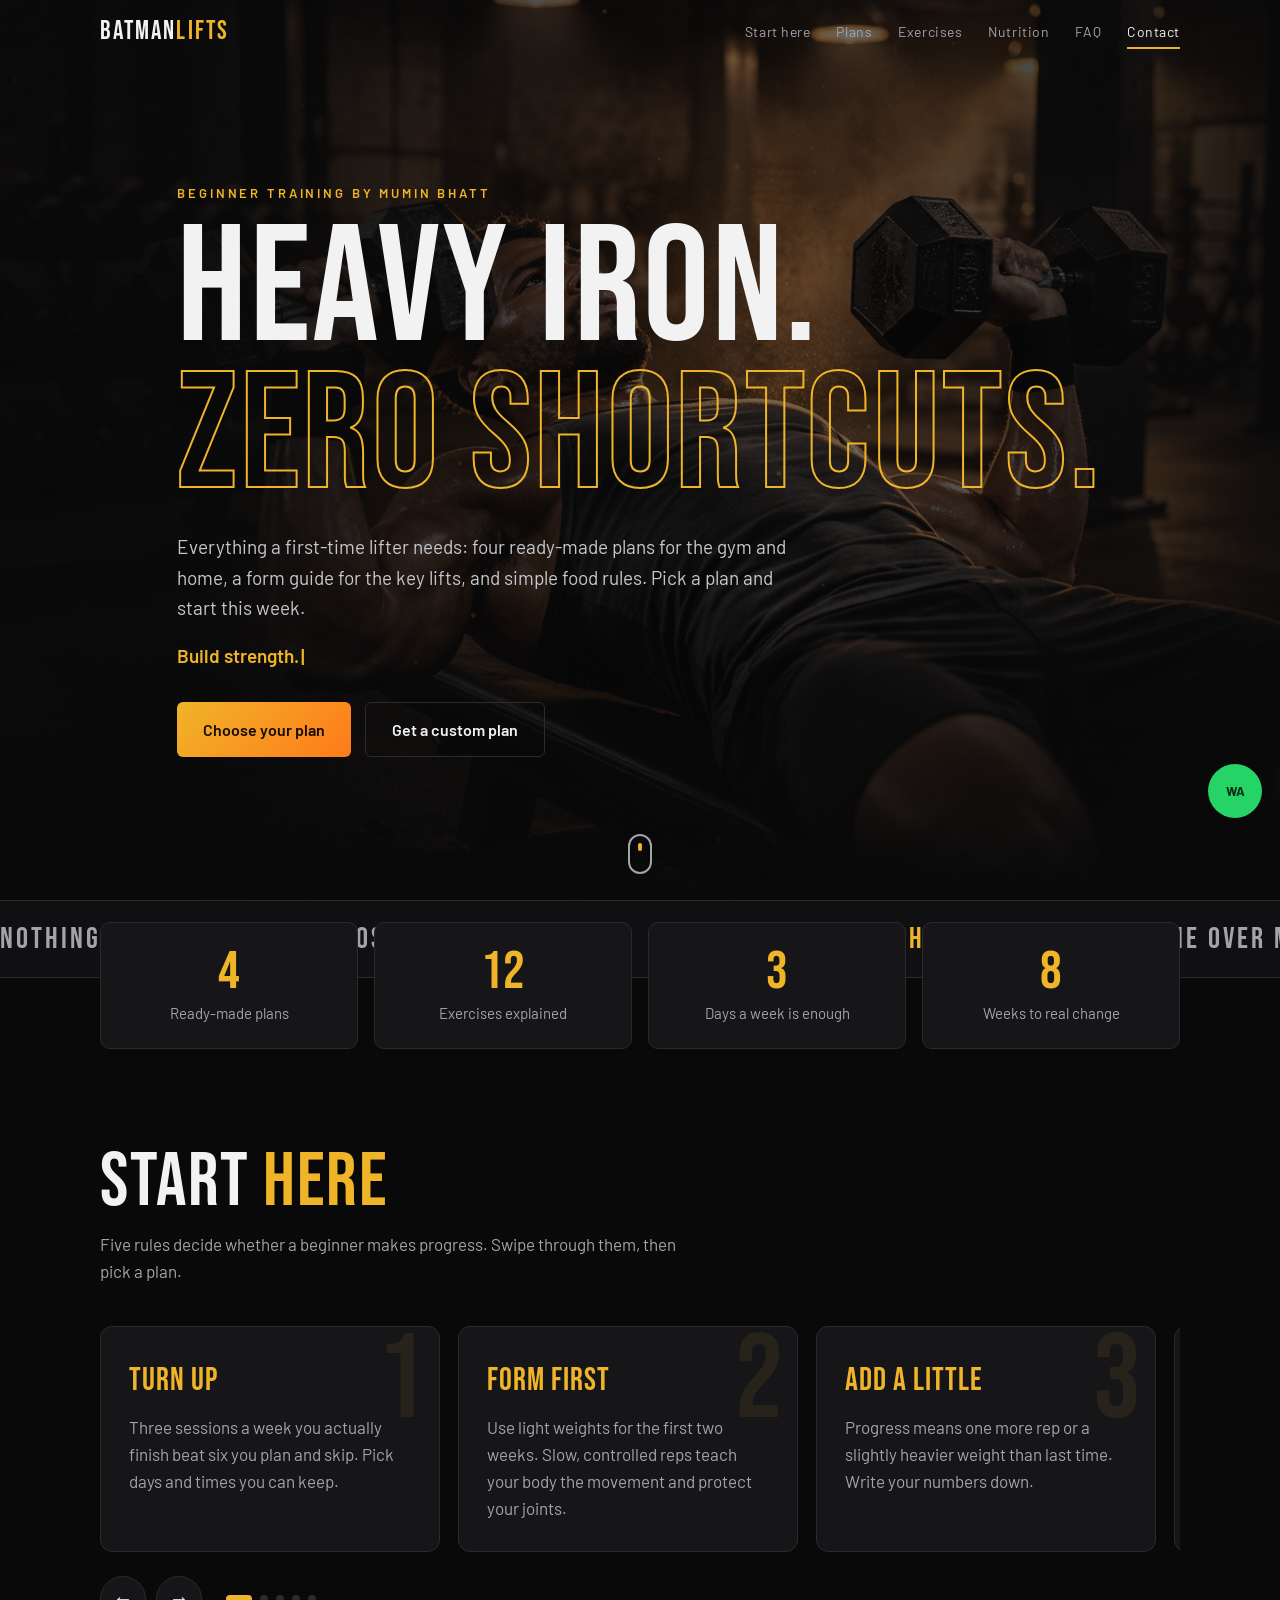
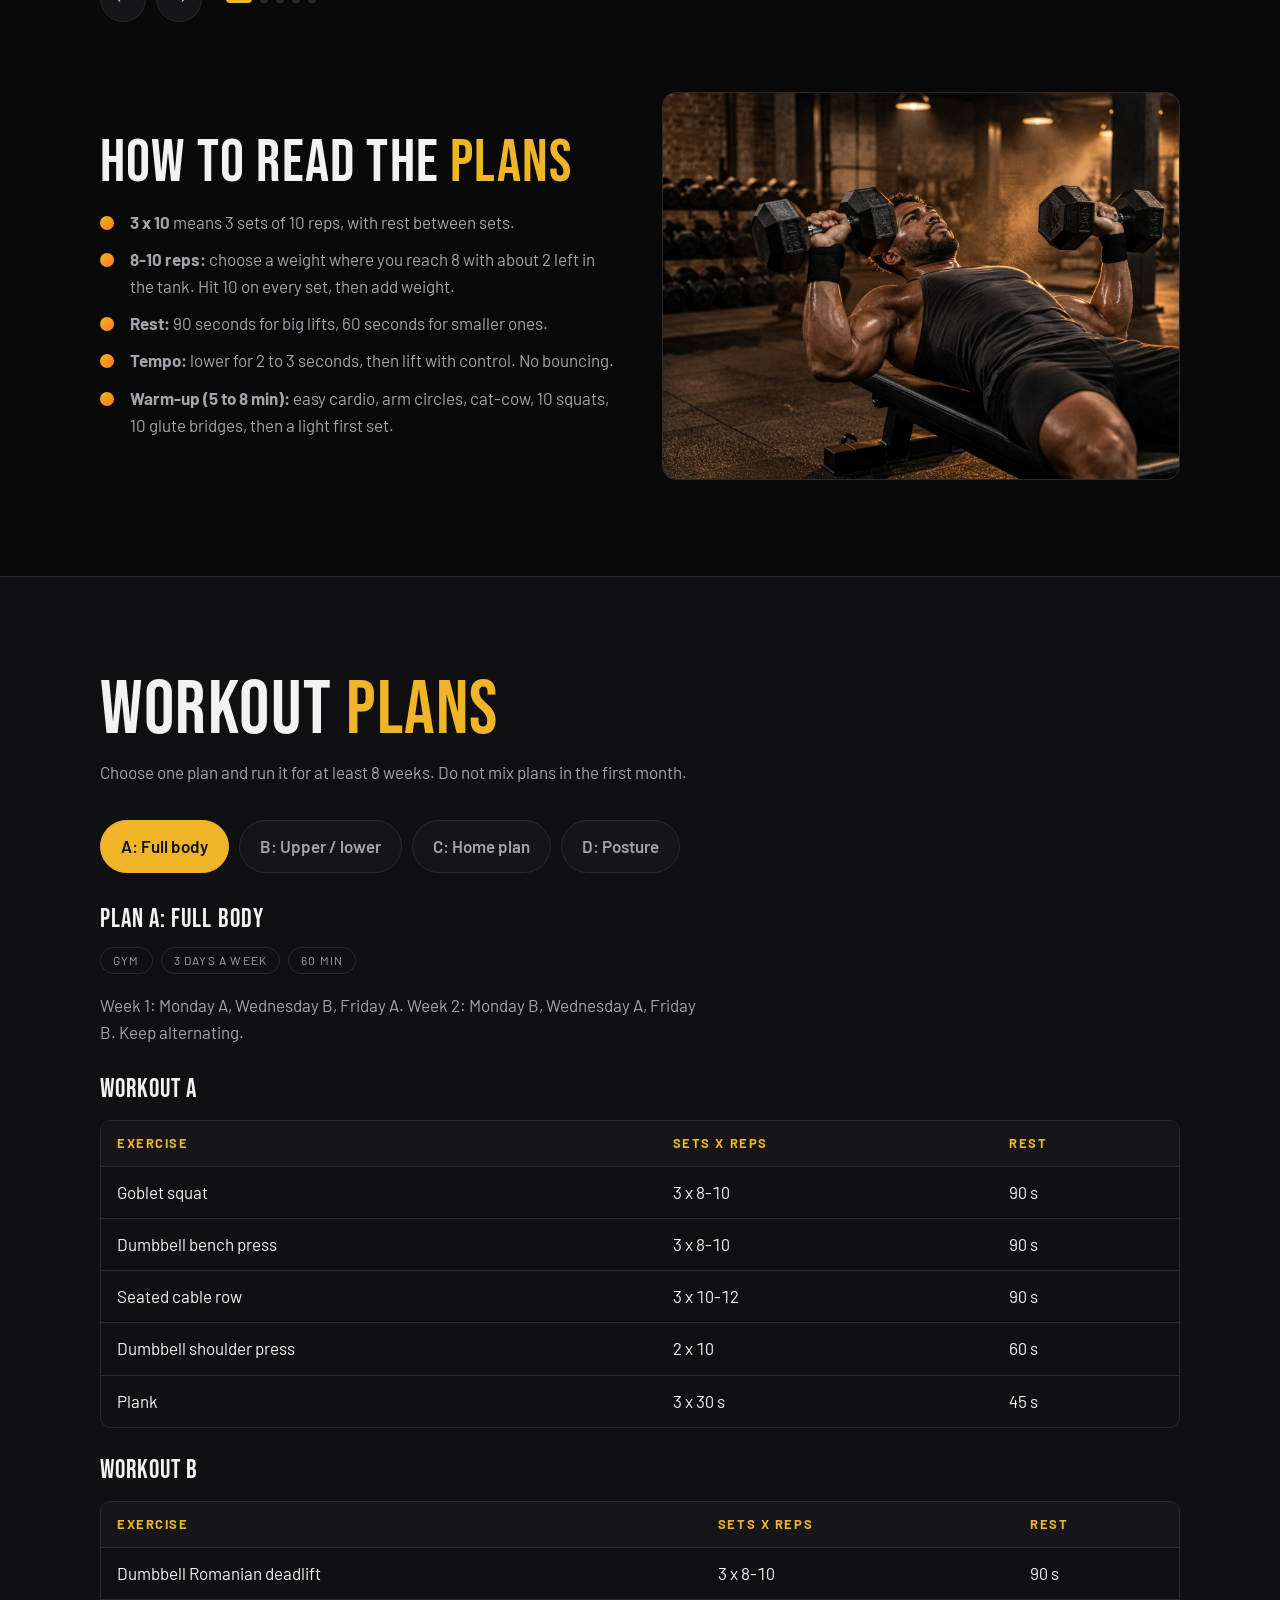
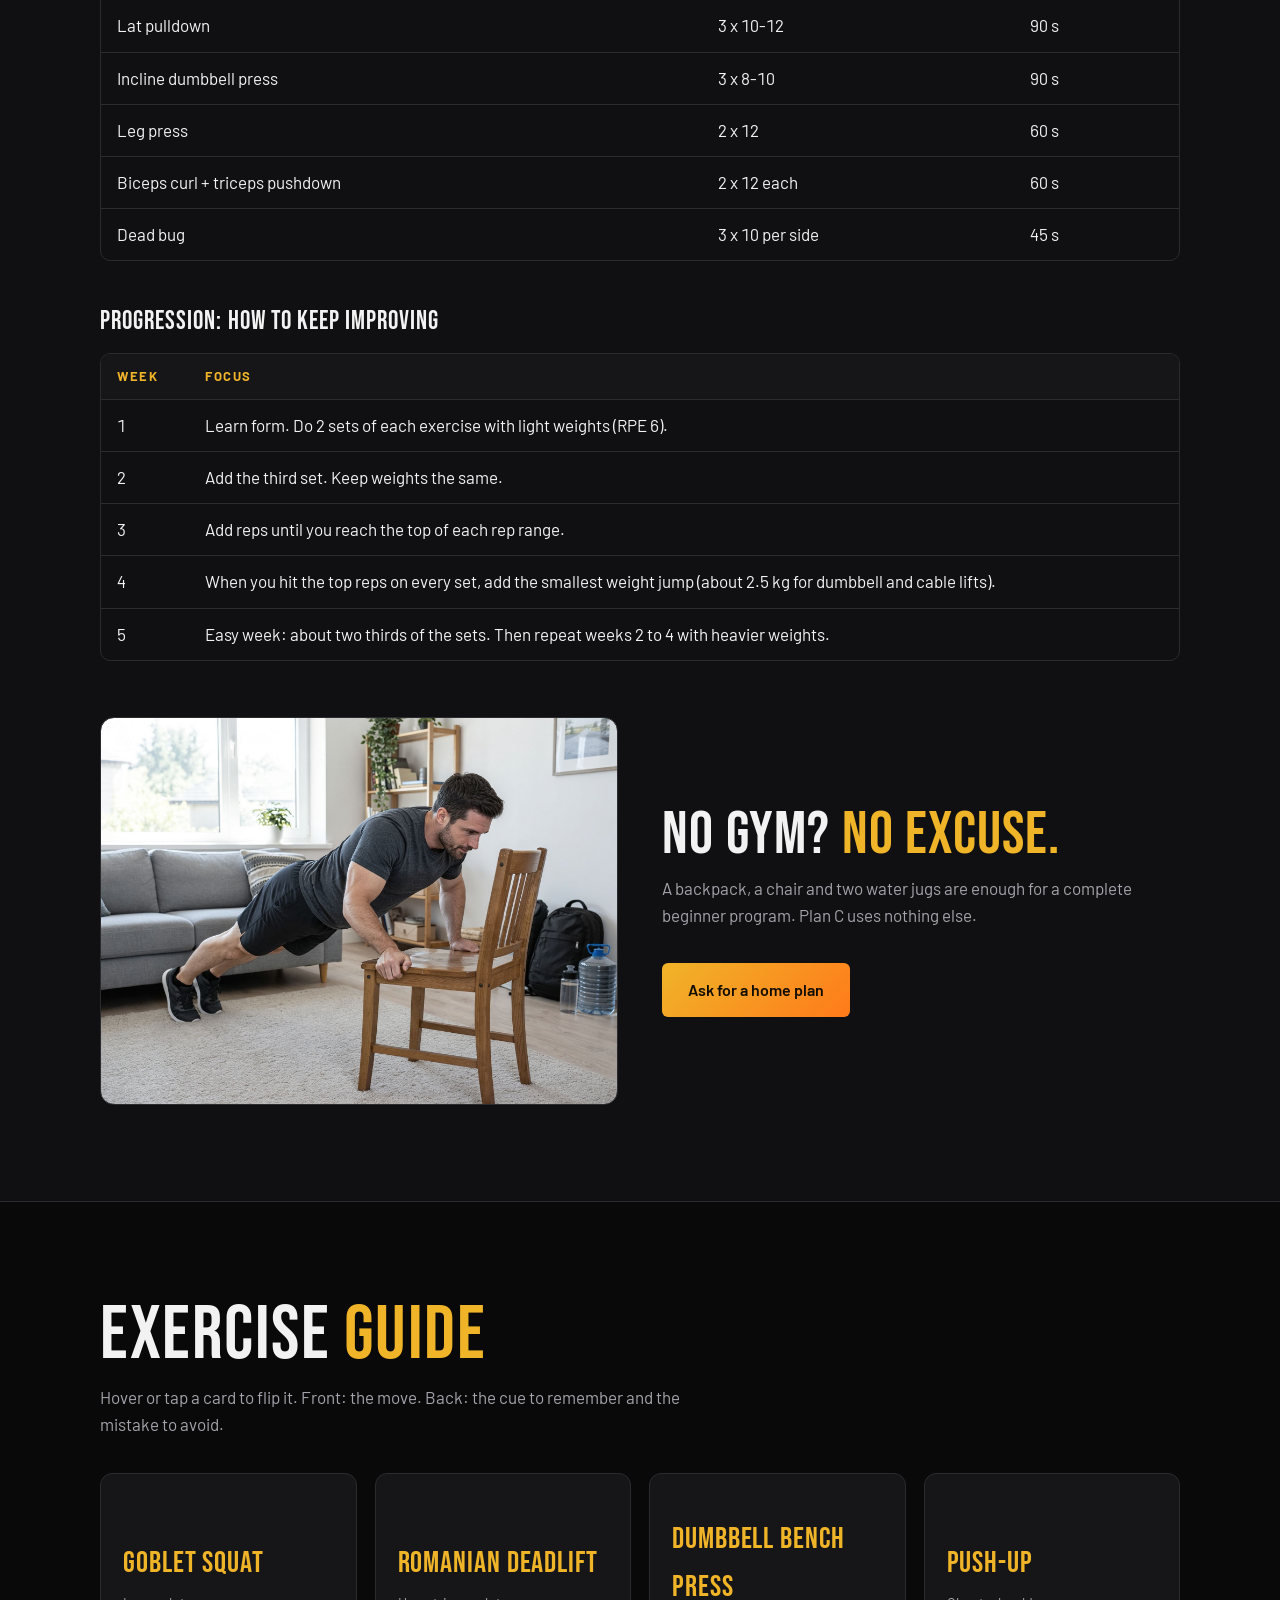
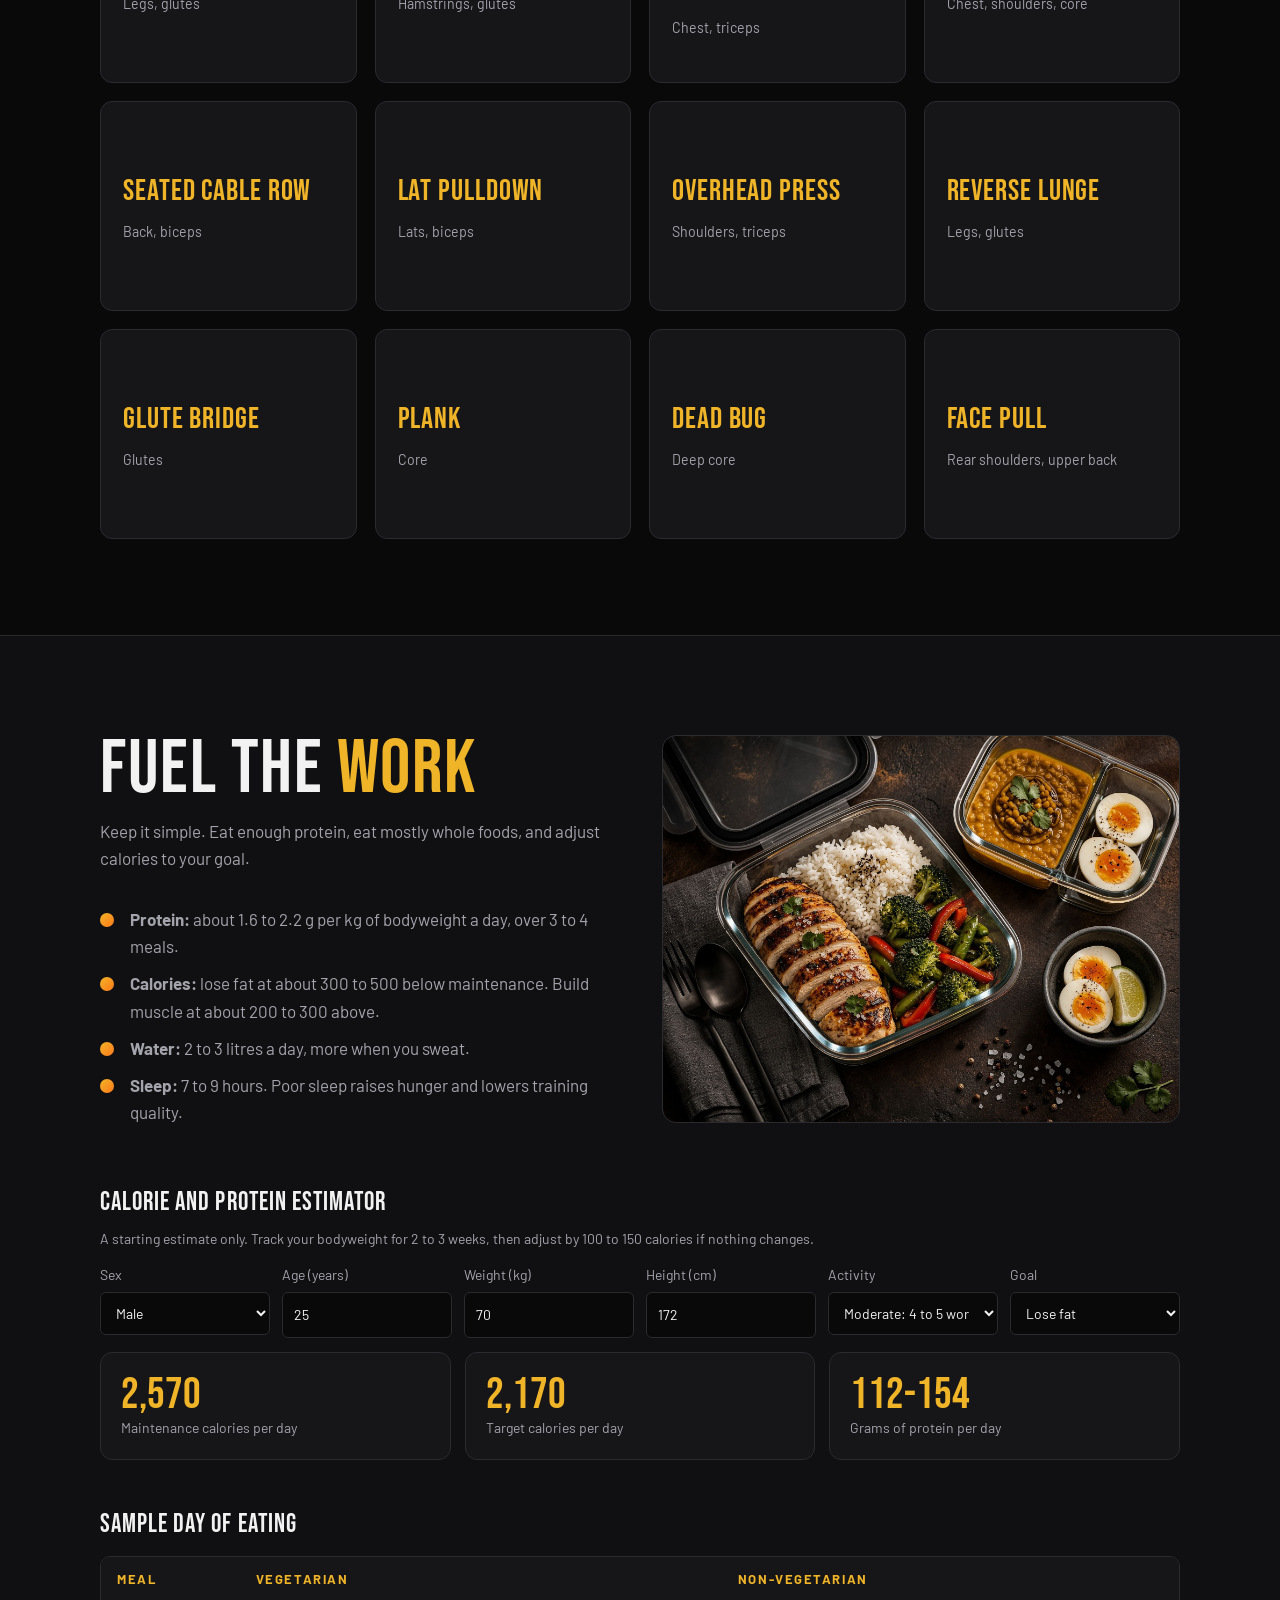
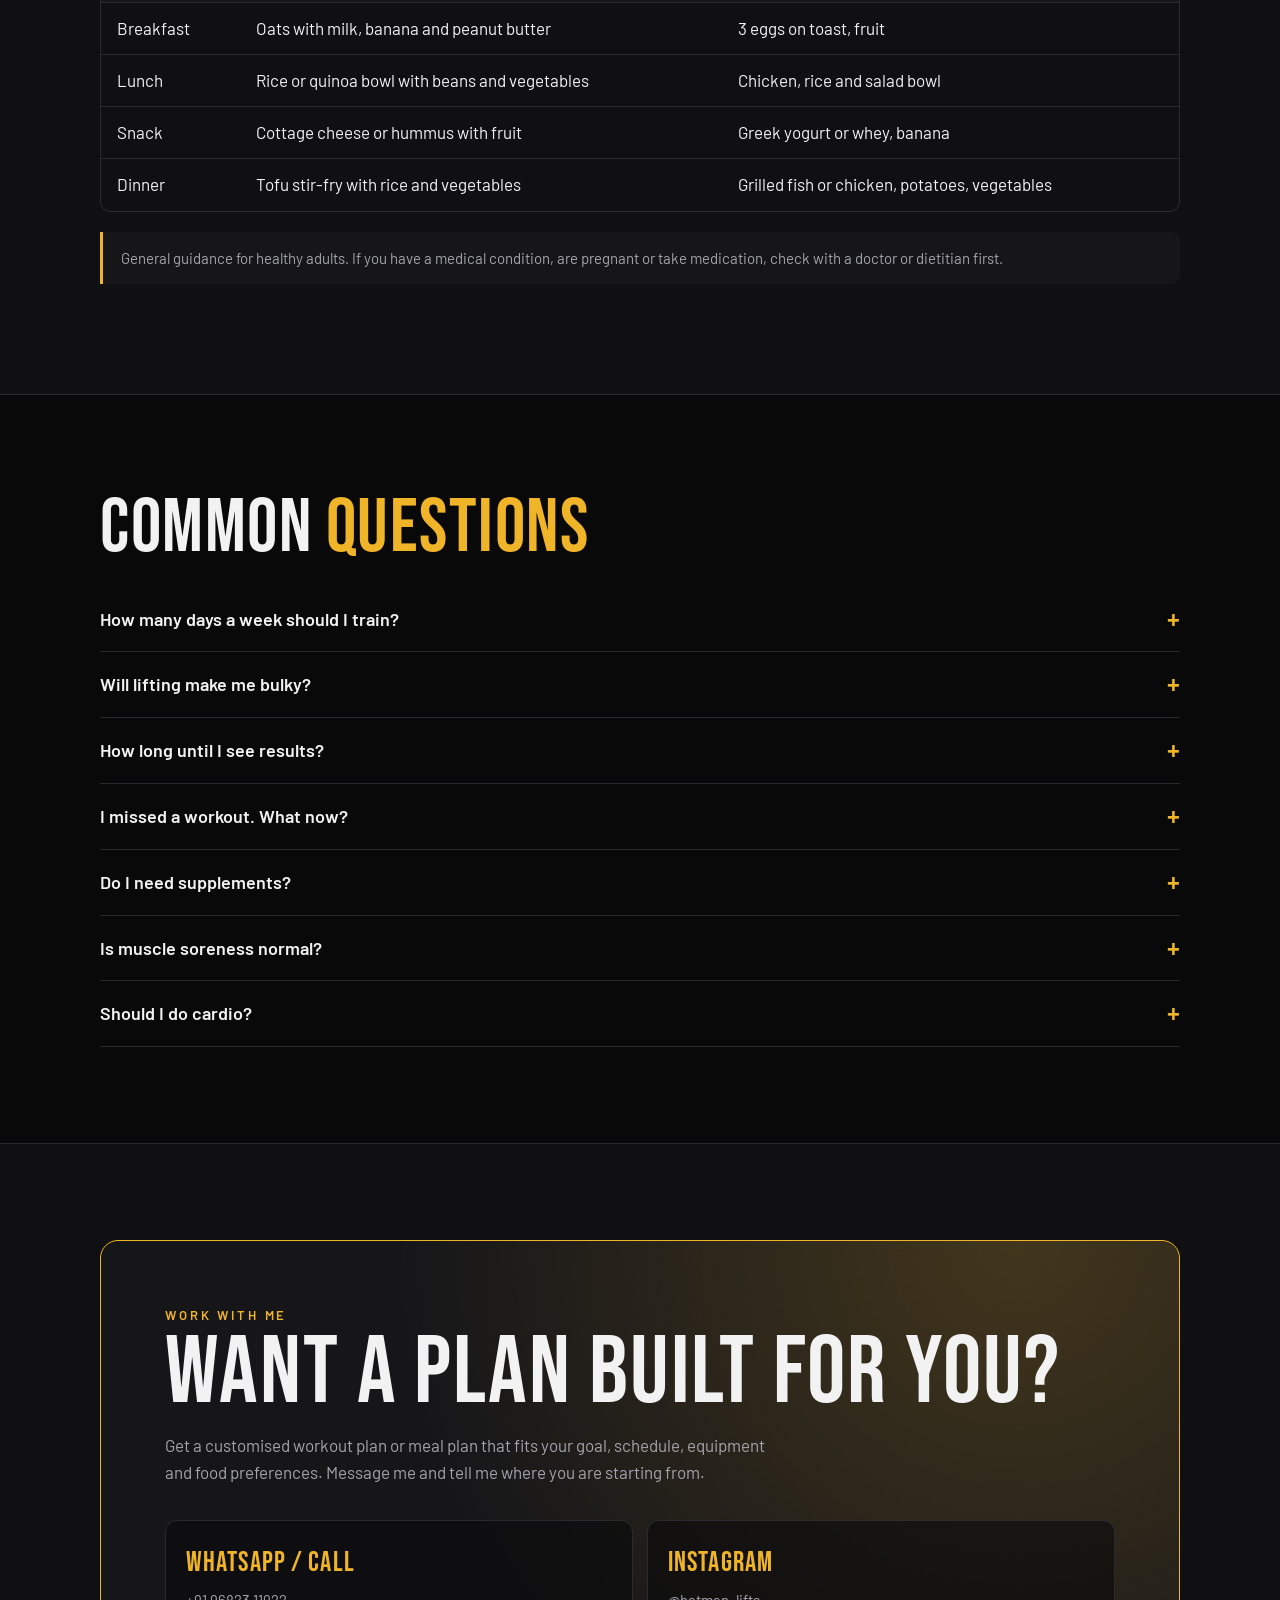
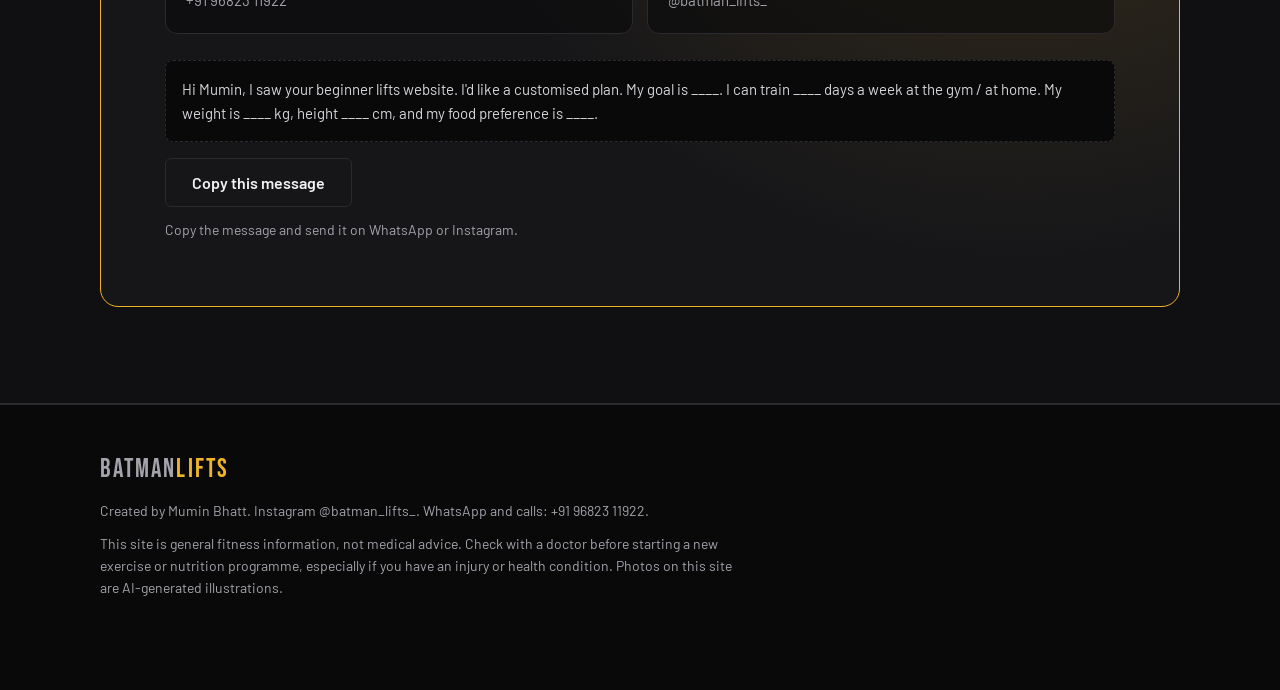
<file: beginner-lifts/index.html>
<!DOCTYPE html>
<html lang="en">
<head>
<meta charset="utf-8">
<meta name="viewport" content="width=device-width, initial-scale=1">
<title>Batman Lifts | Beginner Training by Mumin Bhatt</title>
<meta name="description" content="Beginner workout plans for the gym and home, exercise form guide, nutrition basics and custom plans by Mumin Bhatt.">
<meta name="theme-color" content="#09090a">
<link rel="preconnect" href="https://fonts.googleapis.com">
<link rel="preconnect" href="https://fonts.gstatic.com" crossorigin>
<link href="https://fonts.googleapis.com/css2?family=Bebas+Neue&family=Barlow:wght@400;500;600&display=swap" rel="stylesheet">
<link rel="stylesheet" href="style.css">
</head>
<body>
<div id="loader" aria-hidden="true"><div class="ld">BATMAN LIFTS</div></div>
<div id="progress"></div>
<div id="glow"></div>

<header class="nav">
  <div class="wrap">
    <a class="logo" href="#top-of-page">BATMAN<b>LIFTS</b></a>
    <nav class="links" aria-label="Sections">
      <a href="#rules">Start here</a>
      <a href="#plans">Plans</a>
      <a href="#moves">Exercises</a>
      <a href="#food">Nutrition</a>
      <a href="#faq">FAQ</a>
      <a href="#custom">Contact</a>
    </nav>
    <button class="menu" type="button" aria-label="Open menu" aria-expanded="false">Menu</button>
  </div>
</header>

<main id="top-of-page">
<div class="hero">
  <div class="hero-bg"></div>
  <canvas id="fx" aria-hidden="true"></canvas>
  <div class="wrap">
    <div class="eyebrow">Beginner training by Mumin Bhatt</div>
    <h1><span class="ln"><span>Heavy iron.</span></span><span class="ln"><span>Zero shortcuts.</span></span></h1>
    <p class="lead">Everything a first-time lifter needs: four ready-made plans for the gym and home, a form guide for the key lifts, and simple food rules. Pick a plan and start this week.</p>
    <div class="typed" id="typed" aria-live="off"></div>
    <div class="row">
      <a class="btn" href="#plans">Choose your plan</a>
      <a class="btn ghost" href="#custom">Get a custom plan</a>
    </div>
  </div>
  <div class="scroll-cue" aria-hidden="true"></div>
</div>

<div class="marquee" aria-hidden="true"><div class="track">
  <span>NOTHING IS GAINED WITHOUT LOSING</span><span>HEAVY IRON</span><span>FAST BIKES</span><span>ZERO SHORTCUTS</span><span>DISCIPLINE OVER MOTIVATION</span><span>SHOW UP</span><span>LIFT</span><span>REPEAT</span>
  <span>NOTHING IS GAINED WITHOUT LOSING</span><span>HEAVY IRON</span><span>FAST BIKES</span><span>ZERO SHORTCUTS</span><span>DISCIPLINE OVER MOTIVATION</span><span>SHOW UP</span><span>LIFT</span><span>REPEAT</span>
</div></div>

<div class="wrap">
  <div class="stats">
    <div class="stat rv"><b data-to="4">4</b><span>Ready-made plans</span></div>
    <div class="stat rv d1"><b data-to="12">12</b><span>Exercises explained</span></div>
    <div class="stat rv d2"><b data-to="3">3</b><span>Days a week is enough</span></div>
    <div class="stat rv d3"><b data-to="8">8</b><span>Weeks to real change</span></div>
  </div>
</div>

<section id="rules">
  <div class="wrap">
    <h2 class="rv">Start <em>here</em></h2>
    <p class="sub rv d1">Five rules decide whether a beginner makes progress. Swipe through them, then pick a plan.</p>
    <div class="slider rv d2">
      <div class="rail" id="rail" tabindex="0" aria-label="Five rules for beginners">
        <article class="slide" data-n="1" data-tilt><h3>Turn up</h3><p>Three sessions a week you actually finish beat six you plan and skip. Pick days and times you can keep.</p></article>
        <article class="slide" data-n="2" data-tilt><h3>Form first</h3><p>Use light weights for the first two weeks. Slow, controlled reps teach your body the movement and protect your joints.</p></article>
        <article class="slide" data-n="3" data-tilt><h3>Add a little</h3><p>Progress means one more rep or a slightly heavier weight than last time. Write your numbers down.</p></article>
        <article class="slide" data-n="4" data-tilt><h3>Eat and sleep</h3><p>Muscle is built during recovery. Get enough protein every day and 7 to 9 hours of sleep.</p></article>
        <article class="slide" data-n="5" data-tilt><h3>Be patient</h3><p>Expect real changes in 8 to 12 weeks. Photos and notes show progress the mirror hides.</p></article>
      </div>
      <div class="arrows">
        <button class="arr" id="prev" type="button" aria-label="Previous rule">&larr;</button>
        <button class="arr" id="next" type="button" aria-label="Next rule">&rarr;</button>
        <div class="dots" id="dots" aria-hidden="true"></div>
      </div>
    </div>

    <div class="split" style="margin-top:70px">
      <div class="rv l">
        <h2 style="font-size:clamp(36px,6vw,60px)">How to read the <em>plans</em></h2>
        <ul class="ticks">
          <li><b>3 x 10</b> means 3 sets of 10 reps, with rest between sets.</li>
          <li><b>8-10 reps:</b> choose a weight where you reach 8 with about 2 left in the tank. Hit 10 on every set, then add weight.</li>
          <li><b>Rest:</b> 90 seconds for big lifts, 60 seconds for smaller ones.</li>
          <li><b>Tempo:</b> lower for 2 to 3 seconds, then lift with control. No bouncing.</li>
          <li><b>Warm-up (5 to 8 min):</b> easy cardio, arm circles, cat-cow, 10 squats, 10 glute bridges, then a light first set.</li>
        </ul>
      </div>
      <div class="photo p-ride rv r" style="background-image:url(images/hero.jpg);background-size:cover;background-position:30% 40%" role="img" aria-label="Rider on a sports bike at dusk"></div>
    </div>
  </div>
</section>

<section id="plans" class="alt">
  <div class="wrap">
    <h2 class="rv">Workout <em>plans</em></h2>
    <p class="sub rv d1">Choose one plan and run it for at least 8 weeks. Do not mix plans in the first month.</p>
    <div class="tabs rv d2" role="tablist" aria-label="Workout plans">
      <button class="tab" role="tab" aria-selected="true" type="button">A: Full body</button>
      <button class="tab" role="tab" aria-selected="false" type="button">B: Upper / lower</button>
      <button class="tab" role="tab" aria-selected="false" type="button">C: Home plan</button>
      <button class="tab" role="tab" aria-selected="false" type="button">D: Posture</button>
    </div>

    <div class="panel on" role="tabpanel">
      <h4>Plan A: Full body</h4>
      <div class="pills"><span class="pill">Gym</span><span class="pill">3 days a week</span><span class="pill">60 min</span></div>
      <p class="sub" style="margin-bottom:12px">Week 1: Monday A, Wednesday B, Friday A. Week 2: Monday B, Wednesday A, Friday B. Keep alternating.</p>
      <h4>Workout A</h4>
      <div class="tw"><table><thead><tr><th>Exercise</th><th>Sets x reps</th><th>Rest</th></tr></thead><tbody>
        <tr><td>Goblet squat</td><td>3 x 8-10</td><td>90 s</td></tr>
        <tr><td>Dumbbell bench press</td><td>3 x 8-10</td><td>90 s</td></tr>
        <tr><td>Seated cable row</td><td>3 x 10-12</td><td>90 s</td></tr>
        <tr><td>Dumbbell shoulder press</td><td>2 x 10</td><td>60 s</td></tr>
        <tr><td>Plank</td><td>3 x 30 s</td><td>45 s</td></tr>
      </tbody></table></div>
      <h4>Workout B</h4>
      <div class="tw"><table><thead><tr><th>Exercise</th><th>Sets x reps</th><th>Rest</th></tr></thead><tbody>
        <tr><td>Dumbbell Romanian deadlift</td><td>3 x 8-10</td><td>90 s</td></tr>
        <tr><td>Lat pulldown</td><td>3 x 10-12</td><td>90 s</td></tr>
        <tr><td>Incline dumbbell press</td><td>3 x 8-10</td><td>90 s</td></tr>
        <tr><td>Leg press</td><td>2 x 12</td><td>60 s</td></tr>
        <tr><td>Biceps curl + triceps pushdown</td><td>2 x 12 each</td><td>60 s</td></tr>
        <tr><td>Dead bug</td><td>3 x 10 per side</td><td>45 s</td></tr>
      </tbody></table></div>
    </div>

    <div class="panel" role="tabpanel">
      <h4>Plan B: Upper / lower</h4>
      <div class="pills"><span class="pill">Gym</span><span class="pill">4 days a week</span><span class="pill">60 to 70 min</span></div>
      <p class="sub" style="margin-bottom:12px">Monday upper 1, Tuesday lower 1, Thursday upper 2, Friday lower 2. Wednesday and weekends are rest or easy walks.</p>
      <div class="tw"><table><thead><tr><th>Day</th><th>Exercise</th><th>Sets x reps</th></tr></thead><tbody>
        <tr><td rowspan="6">Upper 1</td><td>Dumbbell or barbell bench press</td><td>3 x 6-8</td></tr>
        <tr><td>One-arm dumbbell row</td><td>3 x 8-10</td></tr>
        <tr><td>Overhead press</td><td>3 x 8</td></tr>
        <tr><td>Lat pulldown</td><td>3 x 10</td></tr>
        <tr><td>Lateral raise</td><td>3 x 12-15</td></tr>
        <tr><td>Triceps pushdown</td><td>2 x 12</td></tr>
        <tr><td rowspan="6">Lower 1</td><td>Squat or leg press</td><td>3 x 6-8</td></tr>
        <tr><td>Romanian deadlift</td><td>3 x 8</td></tr>
        <tr><td>Walking lunge</td><td>2 x 10 per leg</td></tr>
        <tr><td>Leg curl</td><td>3 x 10-12</td></tr>
        <tr><td>Standing calf raise</td><td>3 x 12-15</td></tr>
        <tr><td>Plank</td><td>3 x 40 s</td></tr>
        <tr><td rowspan="6">Upper 2</td><td>Incline dumbbell press</td><td>3 x 8-10</td></tr>
        <tr><td>Seated cable row</td><td>3 x 10</td></tr>
        <tr><td>Push-up (stop with 2 reps left)</td><td>2 sets</td></tr>
        <tr><td>Face pull</td><td>3 x 15</td></tr>
        <tr><td>Biceps curl</td><td>3 x 10-12</td></tr>
        <tr><td>Overhead triceps extension</td><td>2 x 12</td></tr>
        <tr><td rowspan="6">Lower 2</td><td>Trap-bar or light conventional deadlift</td><td>3 x 5</td></tr>
        <tr><td>Goblet or front squat</td><td>3 x 8-10</td></tr>
        <tr><td>Hip thrust</td><td>3 x 10</td></tr>
        <tr><td>Leg extension</td><td>2 x 12</td></tr>
        <tr><td>Seated calf raise</td><td>3 x 12-15</td></tr>
        <tr><td>Hanging knee raise</td><td>3 x 8-12</td></tr>
      </tbody></table></div>
    </div>

    <div class="panel" role="tabpanel">
      <h4>Plan C: Home, no gym</h4>
      <div class="pills"><span class="pill">Home</span><span class="pill">3 days a week</span><span class="pill">40 min</span></div>
      <p class="sub" style="margin-bottom:12px">You need a backpack, a sturdy chair, two water jugs and a towel. Fill the backpack with books to add weight. Train Monday, Wednesday and Friday.</p>
      <div class="tw"><table><thead><tr><th>Day</th><th>Exercise</th><th>Sets x reps</th></tr></thead><tbody>
        <tr><td rowspan="5">Day 1</td><td>Backpack goblet squat</td><td>3 x 12-15</td></tr>
        <tr><td>Push-up (hands on a chair if needed)</td><td>3 x 6-12</td></tr>
        <tr><td>Backpack bent-over row</td><td>3 x 12</td></tr>
        <tr><td>Glute bridge</td><td>3 x 15</td></tr>
        <tr><td>Dead bug</td><td>3 x 10 per side</td></tr>
        <tr><td rowspan="5">Day 2</td><td>Reverse lunge</td><td>3 x 10 per leg</td></tr>
        <tr><td>Pike push-up</td><td>3 x 6-10</td></tr>
        <tr><td>Single-arm backpack row</td><td>3 x 10 per side</td></tr>
        <tr><td>Single-leg Romanian deadlift with a water jug</td><td>3 x 10 per leg</td></tr>
        <tr><td>Side plank</td><td>3 x 20-30 s per side</td></tr>
        <tr><td rowspan="5">Day 3</td><td>Step-up on a sturdy chair</td><td>3 x 10 per leg</td></tr>
        <tr><td>Push-up, slow lowering (3 seconds)</td><td>3 x 6-10</td></tr>
        <tr><td>Backpack Romanian deadlift</td><td>3 x 12</td></tr>
        <tr><td>Wall sit</td><td>3 x 30-45 s</td></tr>
        <tr><td>Bird dog</td><td>3 x 10 per side</td></tr>
      </tbody></table></div>
      <p class="small">To progress at home: add reps, slow the lowering phase, add books to the backpack, then move to single-leg versions.</p>
    </div>

    <div class="panel" role="tabpanel">
      <h4>Plan D: Posture and joint-friendly routine</h4>
      <div class="pills"><span class="pill">Anywhere</span><span class="pill">4 to 6 days a week</span><span class="pill">10 to 15 min</span></div>
      <p class="sub" style="margin-bottom:12px">Do this on rest days or as a finisher after any plan. Move slowly and never push into sharp pain.</p>
      <div class="tw"><table><thead><tr><th>Exercise</th><th>Dose</th><th>Why</th></tr></thead><tbody>
        <tr><td>Chin tuck</td><td>2 x 10</td><td>Resets the head over the shoulders</td></tr>
        <tr><td>Wall angel</td><td>2 x 10</td><td>Opens the chest and wakes up the upper back</td></tr>
        <tr><td>Thoracic extension over a chair back</td><td>2 x 8</td><td>Frees the stiff mid-back</td></tr>
        <tr><td>Cat-cow</td><td>2 x 10</td><td>Moves the spine through its range</td></tr>
        <tr><td>Glute bridge</td><td>2 x 12</td><td>Strengthens hips that support the lower back</td></tr>
        <tr><td>Bird dog</td><td>2 x 8 per side</td><td>Builds back and core control</td></tr>
        <tr><td>Hip flexor stretch</td><td>2 x 30 s per side</td><td>Eases the pull from long sitting</td></tr>
        <tr><td>Doorway chest stretch</td><td>2 x 30 s</td><td>Loosens tight chest muscles</td></tr>
      </tbody></table></div>
      <div class="note">General fitness guidance, not medical advice. If you have sharp, shooting or constant pain, numbness or tingling, see a doctor or physiotherapist before training.</div>
    </div>

    <h4 style="margin-top:40px">Progression: how to keep improving</h4>
    <div class="tw rv"><table><thead><tr><th>Week</th><th>Focus</th></tr></thead><tbody>
      <tr><td>1</td><td>Learn form. Do 2 sets of each exercise with light weights (RPE 6).</td></tr>
      <tr><td>2</td><td>Add the third set. Keep weights the same.</td></tr>
      <tr><td>3</td><td>Add reps until you reach the top of each rep range.</td></tr>
      <tr><td>4</td><td>When you hit the top reps on every set, add the smallest weight jump (about 2.5 kg for dumbbell and cable lifts).</td></tr>
      <tr><td>5</td><td>Easy week: about two thirds of the sets. Then repeat weeks 2 to 4 with heavier weights.</td></tr>
    </tbody></table></div>

    <div class="split" style="margin-top:56px">
      <div class="photo p-home rv l" role="img" aria-label="Home workout with a chair and backpack"></div>
      <div class="rv r">
        <h2 style="font-size:clamp(36px,6vw,60px)">No gym? <em>No excuse.</em></h2>
        <p class="sub" style="margin-top:10px">A backpack, a chair and two water jugs are enough for a complete beginner program. Plan C uses nothing else.</p>
        <a class="btn" href="#custom">Ask for a home plan</a>
      </div>
    </div>
  </div>
</section>

<section id="moves">
  <div class="wrap">
    <h2 class="rv">Exercise <em>guide</em></h2>
    <p class="sub rv d1">Hover or tap a card to flip it. Front: the move. Back: the cue to remember and the mistake to avoid.</p>
    <div class="flips">
      <div class="flip rv" tabindex="0"><div class="flip-in"><div class="face"><h3>Goblet squat</h3><small>Legs, glutes</small></div><div class="face back"><div><b>Cue:</b> chest up, sit between your hips, knees track over toes.</div><div><b>Avoid:</b> heels lifting off the floor.</div></div></div></div>
      <div class="flip rv d1" tabindex="0"><div class="flip-in"><div class="face"><h3>Romanian deadlift</h3><small>Hamstrings, glutes</small></div><div class="face back"><div><b>Cue:</b> push hips back, keep the weight close to your legs.</div><div><b>Avoid:</b> rounding the lower back.</div></div></div></div>
      <div class="flip rv d2" tabindex="0"><div class="flip-in"><div class="face"><h3>Dumbbell bench press</h3><small>Chest, triceps</small></div><div class="face back"><div><b>Cue:</b> shoulder blades back and down, elbows about 45 degrees from the body.</div><div><b>Avoid:</b> flaring elbows straight out.</div></div></div></div>
      <div class="flip rv" tabindex="0"><div class="flip-in"><div class="face"><h3>Push-up</h3><small>Chest, shoulders, core</small></div><div class="face back"><div><b>Cue:</b> one straight line from head to heels, chest to the floor.</div><div><b>Avoid:</b> sagging hips.</div></div></div></div>
      <div class="flip rv d1" tabindex="0"><div class="flip-in"><div class="face"><h3>Seated cable row</h3><small>Back, biceps</small></div><div class="face back"><div><b>Cue:</b> pull elbows toward your hips, pause for one second.</div><div><b>Avoid:</b> leaning back to swing the weight.</div></div></div></div>
      <div class="flip rv d2" tabindex="0"><div class="flip-in"><div class="face"><h3>Lat pulldown</h3><small>Lats, biceps</small></div><div class="face back"><div><b>Cue:</b> pull to the upper chest with elbows down.</div><div><b>Avoid:</b> pulling behind the neck.</div></div></div></div>
      <div class="flip rv" tabindex="0"><div class="flip-in"><div class="face"><h3>Overhead press</h3><small>Shoulders, triceps</small></div><div class="face back"><div><b>Cue:</b> squeeze glutes, ribs down, press straight up.</div><div><b>Avoid:</b> arching the lower back.</div></div></div></div>
      <div class="flip rv d1" tabindex="0"><div class="flip-in"><div class="face"><h3>Reverse lunge</h3><small>Legs, glutes</small></div><div class="face back"><div><b>Cue:</b> step back, front shin stays vertical.</div><div><b>Avoid:</b> short steps that push the knee forward.</div></div></div></div>
      <div class="flip rv d2" tabindex="0"><div class="flip-in"><div class="face"><h3>Glute bridge</h3><small>Glutes</small></div><div class="face back"><div><b>Cue:</b> chin tucked, pause and squeeze at the top.</div><div><b>Avoid:</b> arching the back instead of using the hips.</div></div></div></div>
      <div class="flip rv" tabindex="0"><div class="flip-in"><div class="face"><h3>Plank</h3><small>Core</small></div><div class="face back"><div><b>Cue:</b> ribs down, squeeze glutes, push the floor away.</div><div><b>Avoid:</b> hips too high or too low.</div></div></div></div>
      <div class="flip rv d1" tabindex="0"><div class="flip-in"><div class="face"><h3>Dead bug</h3><small>Deep core</small></div><div class="face back"><div><b>Cue:</b> keep your lower back flat on the floor.</div><div><b>Avoid:</b> moving too fast.</div></div></div></div>
      <div class="flip rv d2" tabindex="0"><div class="flip-in"><div class="face"><h3>Face pull</h3><small>Rear shoulders, upper back</small></div><div class="face back"><div><b>Cue:</b> pull to your face, elbows high, hands apart at the end.</div><div><b>Avoid:</b> using too much weight.</div></div></div></div>
    </div>
  </div>
</section>

<section id="food" class="alt">
  <div class="wrap">
    <div class="split">
      <div class="rv l">
        <h2>Fuel the <em>work</em></h2>
        <p class="sub">Keep it simple. Eat enough protein, eat mostly whole foods, and adjust calories to your goal.</p>
        <ul class="ticks">
          <li><b>Protein:</b> about 1.6 to 2.2 g per kg of bodyweight a day, over 3 to 4 meals.</li>
          <li><b>Calories:</b> lose fat at about 300 to 500 below maintenance. Build muscle at about 200 to 300 above.</li>
          <li><b>Water:</b> 2 to 3 litres a day, more when you sweat.</li>
          <li><b>Sleep:</b> 7 to 9 hours. Poor sleep raises hunger and lowers training quality.</li>
        </ul>
      </div>
      <div class="photo p-food rv r" role="img" aria-label="High-protein meal prep"></div>
    </div>

    <h4 style="margin-top:56px">Calorie and protein estimator</h4>
    <p class="small">A starting estimate only. Track your bodyweight for 2 to 3 weeks, then adjust by 100 to 150 calories if nothing changes.</p>
    <form class="calc" id="calc" autocomplete="off">
      <label for="sex">Sex<select id="sex"><option value="m">Male</option><option value="f">Female</option></select></label>
      <label for="age">Age (years)<input id="age" type="number" min="14" max="90" value="25"></label>
      <label for="wt">Weight (kg)<input id="wt" type="number" min="30" max="250" value="70"></label>
      <label for="ht">Height (cm)<input id="ht" type="number" min="120" max="230" value="172"></label>
      <label for="act">Activity<select id="act"><option value="1.375">Light: 3 workouts a week</option><option value="1.55" selected>Moderate: 4 to 5 workouts a week</option><option value="1.725">High: active job plus training</option></select></label>
      <label for="goal">Goal<select id="goal"><option value="-400">Lose fat</option><option value="0">Maintain</option><option value="250">Build muscle</option></select></label>
    </form>
    <div class="result" aria-live="polite">
      <div class="rcard"><div class="big" id="r-maint">-</div><div class="small">Maintenance calories per day</div></div>
      <div class="rcard"><div class="big" id="r-target">-</div><div class="small">Target calories per day</div></div>
      <div class="rcard"><div class="big" id="r-prot">-</div><div class="small">Grams of protein per day</div></div>
    </div>

    <h4 style="margin-top:44px">Sample day of eating</h4>
    <div class="tw"><table><thead><tr><th>Meal</th><th>Vegetarian</th><th>Non-vegetarian</th></tr></thead><tbody>
      <tr><td>Breakfast</td><td>Oats with milk, banana and peanut butter</td><td>3 eggs on toast, fruit</td></tr>
      <tr><td>Lunch</td><td>Rice or quinoa bowl with beans and vegetables</td><td>Chicken, rice and salad bowl</td></tr>
      <tr><td>Snack</td><td>Cottage cheese or hummus with fruit</td><td>Greek yogurt or whey, banana</td></tr>
      <tr><td>Dinner</td><td>Tofu stir-fry with rice and vegetables</td><td>Grilled fish or chicken, potatoes, vegetables</td></tr>
    </tbody></table></div>
    <div class="note">General guidance for healthy adults. If you have a medical condition, are pregnant or take medication, check with a doctor or dietitian first.</div>
  </div>
</section>

<section id="faq">
  <div class="wrap">
    <h2 class="rv">Common <em>questions</em></h2>
    <div class="rv d1" style="margin-top:20px">
      <details><summary>How many days a week should I train?</summary><p>Three full-body days is enough to make strong progress. Four days works if you recover well. More is not better at the start.</p></details>
      <details><summary>Will lifting make me bulky?</summary><p>No. Gaining large amounts of muscle takes years of hard training and a calorie surplus. Beginners get stronger and leaner first.</p></details>
      <details><summary>How long until I see results?</summary><p>Strength usually goes up within 2 to 3 weeks. Visible changes take about 8 to 12 weeks of steady training and eating.</p></details>
      <details><summary>I missed a workout. What now?</summary><p>Do the next workout in order. Do not double up. One missed session changes nothing, one missed month does.</p></details>
      <details><summary>Do I need supplements?</summary><p>No. Food comes first. If you struggle to reach your protein, whey protein is a convenient, well-studied option.</p></details>
      <details><summary>Is muscle soreness normal?</summary><p>Mild soreness for 1 to 2 days in the first weeks is normal. Sharp, joint or lasting pain is not. Lower the weight and see a professional if it continues.</p></details>
      <details><summary>Should I do cardio?</summary><p>Yes, in small amounts. Walk daily and add 1 to 2 easy sessions of 20 to 30 minutes for heart health. Keep lifting as the main focus.</p></details>
    </div>
  </div>
</section>

<section id="custom" class="alt">
  <div class="wrap">
    <div class="cta rv">
      <div class="eyebrow">Work with me</div>
      <h2>Want a plan built for you?</h2>
      <p class="sub">Get a customised workout plan or meal plan that fits your goal, schedule, equipment and food preferences. Message me and tell me where you are starting from.</p>
      <div class="contact">
        <a class="cc" href="https://wa.me/919682311922?text=Hi%20Mumin%2C%20I%20saw%20your%20beginner%20lifts%20website.%20I%27d%20like%20a%20customised%20plan." rel="noopener"><b>WhatsApp / Call</b><span>+91 96823 11922</span></a>
        <a class="cc" href="https://www.instagram.com/batman_lifts_/" rel="noopener"><b>Instagram</b><span>@batman_lifts_</span></a>
      </div>
      <div class="msg" id="msg">Hi Mumin, I saw your beginner lifts website. I'd like a customised plan. My goal is ____. I can train ____ days a week at the gym / at home. My weight is ____ kg, height ____ cm, and my food preference is ____.</div>
      <div class="row" style="margin-top:16px">
        <button class="btn ghost" type="button" id="copy">Copy this message</button>
      </div>
      <p class="small" id="copystate" aria-live="polite" style="margin-top:12px">Copy the message and send it on WhatsApp or Instagram.</p>
    </div>
  </div>
</section>
</main>

<footer>
  <div class="wrap">
    <a class="logo" href="#top-of-page">BATMAN<b>LIFTS</b></a>
    <p>Created by Mumin Bhatt. Instagram @batman_lifts_. WhatsApp and calls: +91 96823 11922.</p>
    <p>This site is general fitness information, not medical advice. Check with a doctor before starting a new exercise or nutrition programme, especially if you have an injury or health condition. Photos on this site are AI-generated illustrations.</p>
  </div>
</footer>

<div class="fab">
  <a class="wa" href="https://wa.me/919682311922?text=Hi%20Mumin%2C%20I%20saw%20your%20beginner%20lifts%20website." rel="noopener" aria-label="Chat on WhatsApp">WA</a>
  <button id="top" type="button" aria-label="Back to top">&uarr;</button>
</div>

<script src="script.js"></script>
</body>
</html>
</file>
<file: beginner-lifts/style.css>
/* Batman Lifts: dark cinematic beginner training site. Amber accent, kinetic type, scroll reveals. */
:root{
  --bg:#09090a; --bg2:#101012; --panel:#161619; --line:#2a2a2f; --text:#f2f2f3; --muted:#a3a3ab; --accent:#f0b429; --accent2:#ff7a1a;
  --display:'Bebas Neue','Arial Narrow',Impact,sans-serif; --body:'Barlow','Helvetica Neue',Arial,sans-serif;
  --ease:cubic-bezier(.2,.8,.2,1);
  color-scheme:dark;
}
*{box-sizing:border-box;margin:0;padding:0}
html{scroll-behavior:smooth;scroll-padding-top:70px}
body{background:var(--bg);color:var(--text);font-family:var(--body);font-size:17px;line-height:1.6;overflow-x:hidden}
a{color:inherit}
img{max-width:100%;display:block}
:focus-visible{outline:2px solid var(--accent);outline-offset:3px}
.wrap{max-width:1120px;margin:0 auto;padding:0 20px}

/* preloader */
#loader{position:fixed;inset:0;background:var(--bg);z-index:100;display:grid;place-items:center;transition:opacity .6s var(--ease),visibility .6s}
#loader.done{opacity:0;visibility:hidden}
.ld{font-family:var(--display);font-size:clamp(40px,10vw,84px);letter-spacing:.08em;position:relative}
.ld::after{content:"";position:absolute;left:0;bottom:-8px;height:3px;width:100%;background:linear-gradient(90deg,var(--accent),var(--accent2));transform-origin:left;animation:bar 1.1s var(--ease) forwards}
@keyframes bar{from{transform:scaleX(0)}to{transform:scaleX(1)}}

/* progress + cursor glow */
#progress{position:fixed;top:0;left:0;height:3px;width:0;background:linear-gradient(90deg,var(--accent),var(--accent2));z-index:60}
#glow{position:fixed;width:420px;height:420px;border-radius:50%;pointer-events:none;z-index:1;background:radial-gradient(circle,rgba(240,180,41,.13),transparent 65%);transform:translate(-50%,-50%);left:-999px;top:-999px;mix-blend-mode:screen}

/* nav */
header.nav{position:fixed;top:0;left:0;right:0;z-index:50;transition:background .3s,backdrop-filter .3s,border-color .3s;border-bottom:1px solid transparent}
header.nav.stuck{background:rgba(9,9,10,.82);backdrop-filter:blur(12px);border-color:var(--line)}
.nav .wrap{display:flex;align-items:center;justify-content:space-between;height:64px;gap:16px}
.logo{font-family:var(--display);font-size:26px;letter-spacing:.08em;text-decoration:none}
.logo b{color:var(--accent);font-weight:400}
.links{display:flex;gap:26px;font-size:14px;letter-spacing:.04em}
.links a{text-decoration:none;color:var(--muted);position:relative;padding:4px 0;transition:color .25s}
.links a::after{content:"";position:absolute;left:0;bottom:-2px;height:2px;width:100%;background:var(--accent);transform:scaleX(0);transform-origin:right;transition:transform .35s var(--ease)}
.links a:hover,.links a.on{color:var(--text)}
.links a:hover::after,.links a.on::after{transform:scaleX(1);transform-origin:left}
.menu{display:none;background:none;border:1px solid var(--line);color:var(--text);padding:8px 12px;border-radius:4px;font:inherit;cursor:pointer}
.btn{display:inline-flex;align-items:center;gap:8px;background:linear-gradient(135deg,var(--accent),var(--accent2));color:#120d02;font-weight:600;text-decoration:none;padding:14px 26px;border-radius:6px;border:0;font-family:var(--body);font-size:16px;cursor:pointer;position:relative;overflow:hidden;transition:transform .25s var(--ease),box-shadow .25s}
.btn::before{content:"";position:absolute;top:0;left:-120%;width:60%;height:100%;background:linear-gradient(100deg,transparent,rgba(255,255,255,.45),transparent);transform:skewX(-20deg);transition:left .6s var(--ease)}
.btn:hover{transform:translateY(-3px);box-shadow:0 14px 30px -10px rgba(240,180,41,.55)}
.btn:hover::before{left:140%}
.btn.ghost{background:transparent;color:var(--text);border:1px solid var(--line)}
.btn.ghost:hover{border-color:var(--accent);box-shadow:none}

/* hero */
.hero{position:relative;min-height:100vh;display:grid;align-items:center;padding:120px 0 80px;overflow:hidden;isolation:isolate}
.hero-bg{position:absolute;inset:0;z-index:-2;background:url(images/hero.jpg) center/cover no-repeat,radial-gradient(circle at 70% 30%,#3a2a08,#09090a 60%);transform:scale(1.08);animation:kb 22s ease-in-out infinite alternate}
@keyframes kb{to{transform:scale(1.18) translate(-1.5%,1%)}}
.hero::after{content:"";position:absolute;inset:0;z-index:-1;background:linear-gradient(90deg,rgba(9,9,10,.95) 15%,rgba(9,9,10,.55) 60%,rgba(9,9,10,.9)),linear-gradient(0deg,var(--bg),transparent 35%)}
#fx{position:absolute;inset:0;z-index:-1;width:100%;height:100%;opacity:.8}
.eyebrow{font-size:13px;letter-spacing:.22em;text-transform:uppercase;color:var(--accent);font-weight:600}
h1{font-family:var(--display);font-weight:400;font-size:clamp(60px,13vw,168px);line-height:.88;margin:14px 0 22px;letter-spacing:.015em}
h1 .ln{display:block;overflow:hidden}
h1 .ln span{display:inline-block;transform:translateY(105%);animation:rise 1s var(--ease) forwards}
h1 .ln:nth-child(2) span{animation-delay:.12s;color:transparent;-webkit-text-stroke:2px var(--accent)}
@keyframes rise{to{transform:none}}
.lead{max-width:56ch;color:#c7c7cd;font-size:19px}
.row{display:flex;gap:14px;flex-wrap:wrap;margin-top:30px}
.typed{color:var(--accent);font-weight:600;min-height:1.6em;margin-top:18px;font-size:19px}
.typed::after{content:"|";animation:blink 1s steps(1) infinite;margin-left:2px}
@keyframes blink{50%{opacity:0}}
.scroll-cue{position:absolute;bottom:26px;left:50%;width:24px;height:40px;border:2px solid var(--muted);border-radius:14px;transform:translateX(-50%)}
.scroll-cue::after{content:"";position:absolute;top:7px;left:50%;width:4px;height:8px;margin-left:-2px;background:var(--accent);border-radius:2px;animation:wheel 1.6s infinite}
@keyframes wheel{0%{opacity:1;transform:translateY(0)}100%{opacity:0;transform:translateY(14px)}}

/* marquee */
.marquee{overflow:hidden;border-block:1px solid var(--line);background:var(--bg2);padding:14px 0;white-space:nowrap}
.marquee .track{display:inline-flex;gap:46px;animation:mq 28s linear infinite;font-family:var(--display);font-size:30px;letter-spacing:.1em;color:var(--muted)}
.marquee:hover .track{animation-play-state:paused}
.marquee .track span:nth-child(even){color:var(--accent)}
@keyframes mq{to{transform:translateX(-50%)}}

/* sections + reveal */
section{padding:96px 0;position:relative}
section.alt{background:var(--bg2);border-block:1px solid var(--line)}
h2{font-family:var(--display);font-weight:400;font-size:clamp(40px,7vw,76px);line-height:1;letter-spacing:.02em;margin-bottom:10px}
h2 em{font-style:normal;color:var(--accent)}
.sub{color:var(--muted);max-width:60ch;margin-bottom:34px}
.rv{opacity:0;transform:translateY(34px);transition:opacity .8s var(--ease),transform .8s var(--ease)}
.rv.in{opacity:1;transform:none}
.rv.l{transform:translateX(-40px)}.rv.r{transform:translateX(40px)}
.rv.l.in,.rv.r.in{transform:none}
.d1{transition-delay:.08s}.d2{transition-delay:.16s}.d3{transition-delay:.24s}.d4{transition-delay:.32s}

/* stats */
.stats{display:grid;grid-template-columns:repeat(auto-fit,minmax(180px,1fr));gap:16px;margin-top:-56px;position:relative;z-index:3}
.stat{background:var(--panel);border:1px solid var(--line);border-radius:10px;padding:22px;text-align:center;transition:transform .3s var(--ease),border-color .3s}
.stat:hover{transform:translateY(-6px);border-color:var(--accent)}
.stat b{display:block;font-family:var(--display);font-weight:400;font-size:54px;line-height:1;color:var(--accent)}
.stat span{color:var(--muted);font-size:15px}

/* slider */
.slider{position:relative}
.rail{display:flex;gap:18px;overflow-x:auto;scroll-snap-type:x mandatory;scrollbar-width:none;padding:6px 2px 18px}
.rail::-webkit-scrollbar{display:none}
.slide{flex:0 0 min(340px,82vw);scroll-snap-align:start;min-width:0;background:var(--panel);border:1px solid var(--line);border-radius:12px;padding:28px;position:relative;overflow:hidden;transition:transform .4s var(--ease),border-color .3s}
.slide:hover{transform:translateY(-8px);border-color:var(--accent)}
.slide::before{content:attr(data-n);position:absolute;right:14px;top:-6px;font-family:var(--display);font-size:120px;color:rgba(240,180,41,.08);line-height:1}
.slide h3{font-family:var(--display);font-weight:400;font-size:32px;letter-spacing:.03em;margin-bottom:8px;color:var(--accent)}
.slide p{color:var(--muted)}
.arrows{display:flex;gap:10px;margin-top:6px}
.arr{width:46px;height:46px;border-radius:50%;border:1px solid var(--line);background:var(--panel);color:var(--text);font-size:20px;cursor:pointer;transition:all .25s var(--ease)}
.arr:hover{background:var(--accent);color:#111;border-color:var(--accent);transform:scale(1.08)}
.dots{display:flex;gap:8px;align-items:center;margin-left:14px}
.dot{width:8px;height:8px;border-radius:50%;background:var(--line);transition:all .3s}
.dot.on{width:26px;border-radius:6px;background:var(--accent)}

/* split image blocks */
.split{display:grid;grid-template-columns:1fr 1fr;gap:44px;align-items:center}
.photo{aspect-ratio:4/3;border-radius:14px;border:1px solid var(--line);background-size:cover;background-position:center;position:relative;overflow:hidden;transition:transform .6s var(--ease)}
.photo::after{content:"";position:absolute;inset:0;background:linear-gradient(135deg,rgba(240,180,41,.18),transparent 55%);opacity:0;transition:opacity .4s}
.photo:hover{transform:scale(1.03) rotate(-.6deg)}
.photo:hover::after{opacity:1}
.p-home{background-image:url(images/home.jpg),linear-gradient(135deg,#1c1c20,#2a2210)}
.p-food{background-image:url(images/food.jpg),linear-gradient(135deg,#1c1c20,#2a2210)}
.p-ride{background-image:url(images/ride.jpg),linear-gradient(135deg,#1c1c20,#2a2210)}
.ticks{list-style:none;margin-top:16px;display:grid;gap:10px}
.ticks li{padding-left:30px;position:relative;color:var(--muted)}
.ticks li::before{content:"";position:absolute;left:0;top:7px;width:14px;height:14px;border-radius:50%;background:linear-gradient(135deg,var(--accent),var(--accent2))}

/* plans */
.tabs{display:flex;gap:10px;flex-wrap:wrap;margin-bottom:26px}
.tab{background:var(--panel);border:1px solid var(--line);color:var(--muted);padding:12px 20px;border-radius:999px;font:inherit;font-weight:600;cursor:pointer;transition:all .3s var(--ease)}
.tab:hover{color:var(--text);transform:translateY(-2px)}
.tab[aria-selected="true"]{background:var(--accent);color:#111;border-color:var(--accent)}
.panel{display:none}
.panel.on{display:block;animation:slidein .6s var(--ease)}
@keyframes slidein{from{opacity:0;transform:translateX(40px)}to{opacity:1;transform:none}}
.pills{display:flex;gap:8px;flex-wrap:wrap;margin:6px 0 18px}
.pill{font-size:12px;letter-spacing:.1em;text-transform:uppercase;border:1px solid var(--line);border-radius:99px;padding:3px 12px;color:var(--muted)}
.tw{overflow-x:auto;border:1px solid var(--line);border-radius:10px;margin:10px 0 20px}
table{border-collapse:collapse;width:100%;min-width:520px;font-variant-numeric:tabular-nums}
th,td{text-align:left;padding:12px 16px;border-bottom:1px solid var(--line);vertical-align:top}
th{background:var(--panel);color:var(--accent);font-size:13px;letter-spacing:.12em;text-transform:uppercase}
tbody tr{transition:background .25s}
tbody tr:hover{background:rgba(240,180,41,.07)}
tr:last-child td{border-bottom:0}
h4{font-family:var(--display);font-weight:400;font-size:26px;letter-spacing:.04em;margin:22px 0 4px}
.note{background:var(--panel);border-left:3px solid var(--accent);padding:14px 18px;border-radius:0 8px 8px 0;color:var(--muted);font-size:15px;margin:14px 0}

/* flip cards */
.flips{display:grid;grid-template-columns:repeat(auto-fill,minmax(250px,1fr));gap:18px}
.flip{perspective:900px;height:210px;cursor:pointer}
.flip-in{position:relative;width:100%;height:100%;transition:transform .7s var(--ease);transform-style:preserve-3d}
.flip:hover .flip-in,.flip:focus-visible .flip-in,.flip.on .flip-in{transform:rotateY(180deg)}
.face{position:absolute;inset:0;backface-visibility:hidden;border-radius:12px;border:1px solid var(--line);padding:22px;display:flex;flex-direction:column;justify-content:center;background:var(--panel)}
.face h3{font-family:var(--display);font-weight:400;font-size:30px;letter-spacing:.03em;color:var(--accent)}
.face small{color:var(--muted);margin-top:6px}
.back{transform:rotateY(180deg);background:linear-gradient(145deg,#241b06,var(--panel));font-size:15px;gap:10px;justify-content:center}
.back b{color:var(--accent)}

/* calc */
form.calc{display:grid;grid-template-columns:repeat(auto-fit,minmax(150px,1fr));gap:12px;margin:14px 0}
label{display:flex;flex-direction:column;gap:5px;font-size:14px;color:var(--muted)}
input,select{background:var(--bg);color:var(--text);border:1px solid var(--line);border-radius:6px;padding:11px;font:inherit;transition:border-color .25s}
input:focus,select:focus{border-color:var(--accent);outline:0}
.result{display:grid;grid-template-columns:repeat(auto-fit,minmax(190px,1fr));gap:14px;margin-top:14px}
.rcard{background:var(--panel);border:1px solid var(--line);border-radius:12px;padding:20px;transition:transform .3s var(--ease)}
.rcard:hover{transform:translateY(-5px)}
.big{font-family:var(--display);font-size:44px;line-height:1;color:var(--accent)}
.small{font-size:14px;color:var(--muted)}

/* faq */
details{border-bottom:1px solid var(--line);padding:18px 0}
summary{cursor:pointer;font-weight:600;font-size:18px;list-style:none;display:flex;justify-content:space-between;gap:16px;transition:color .25s}
summary::-webkit-details-marker{display:none}
summary::after{content:"+";font-size:26px;color:var(--accent);line-height:1;transition:transform .35s var(--ease)}
details[open] summary::after{transform:rotate(45deg)}
summary:hover{color:var(--accent)}
details p{color:var(--muted);margin-top:10px;max-width:70ch;animation:fade .5s var(--ease)}
@keyframes fade{from{opacity:0;transform:translateY(-6px)}to{opacity:1;transform:none}}

/* cta */
.cta{border:1px solid var(--accent);border-radius:18px;padding:clamp(28px,5vw,64px);background:radial-gradient(circle at 85% 0%,rgba(240,180,41,.2),transparent 55%),var(--panel);position:relative;overflow:hidden}
.cta h2{font-size:clamp(44px,8vw,96px)}
.contact{display:grid;grid-template-columns:repeat(auto-fit,minmax(220px,1fr));gap:14px;margin:26px 0}
.cc{display:block;text-decoration:none;background:rgba(9,9,10,.6);border:1px solid var(--line);border-radius:12px;padding:20px;transition:all .3s var(--ease)}
.cc:hover{transform:translateY(-6px);border-color:var(--accent);background:rgba(240,180,41,.08)}
.cc b{display:block;font-family:var(--display);font-weight:400;font-size:28px;letter-spacing:.04em;color:var(--accent)}
.cc span{color:var(--muted);font-size:15px}
.msg{background:var(--bg);border:1px dashed var(--line);border-radius:8px;padding:16px;color:#d6d6db;font-size:15px}

footer{padding:44px 0 90px;border-top:1px solid var(--line);color:var(--muted);font-size:14px}
footer p{max-width:80ch;margin-top:10px}

/* floating */
.fab{position:fixed;right:18px;bottom:18px;z-index:55;display:flex;flex-direction:column;gap:10px}
.fab a,.fab button{width:54px;height:54px;border-radius:50%;display:grid;place-items:center;border:0;cursor:pointer;text-decoration:none;font-weight:700;font-size:13px;transition:transform .3s var(--ease)}
.fab a:hover,.fab button:hover{transform:scale(1.12)}
.wa{background:#25d366;color:#052e16;animation:pulse 2.4s infinite}
@keyframes pulse{0%{box-shadow:0 0 0 0 rgba(37,211,102,.5)}70%{box-shadow:0 0 0 16px rgba(37,211,102,0)}100%{box-shadow:0 0 0 0 rgba(37,211,102,0)}}
#top{background:var(--panel);color:var(--accent);border:1px solid var(--line);opacity:0;pointer-events:none;transition:opacity .3s,transform .3s}
#top.show{opacity:1;pointer-events:auto}

@media (max-width:820px){
  .split{grid-template-columns:1fr}
  .links{position:absolute;top:64px;left:0;right:0;flex-direction:column;background:rgba(9,9,10,.97);padding:18px 20px;gap:14px;border-bottom:1px solid var(--line);display:none}
  .links.open{display:flex}
  .menu{display:block}
  section{padding:70px 0}
}
@media (prefers-reduced-motion:reduce){
  *,*::before,*::after{animation-duration:.01ms!important;animation-iteration-count:1!important;transition-duration:.01ms!important}
  .rv{opacity:1;transform:none}
  h1 .ln span{transform:none}
  html{scroll-behavior:auto}
}
</file>
